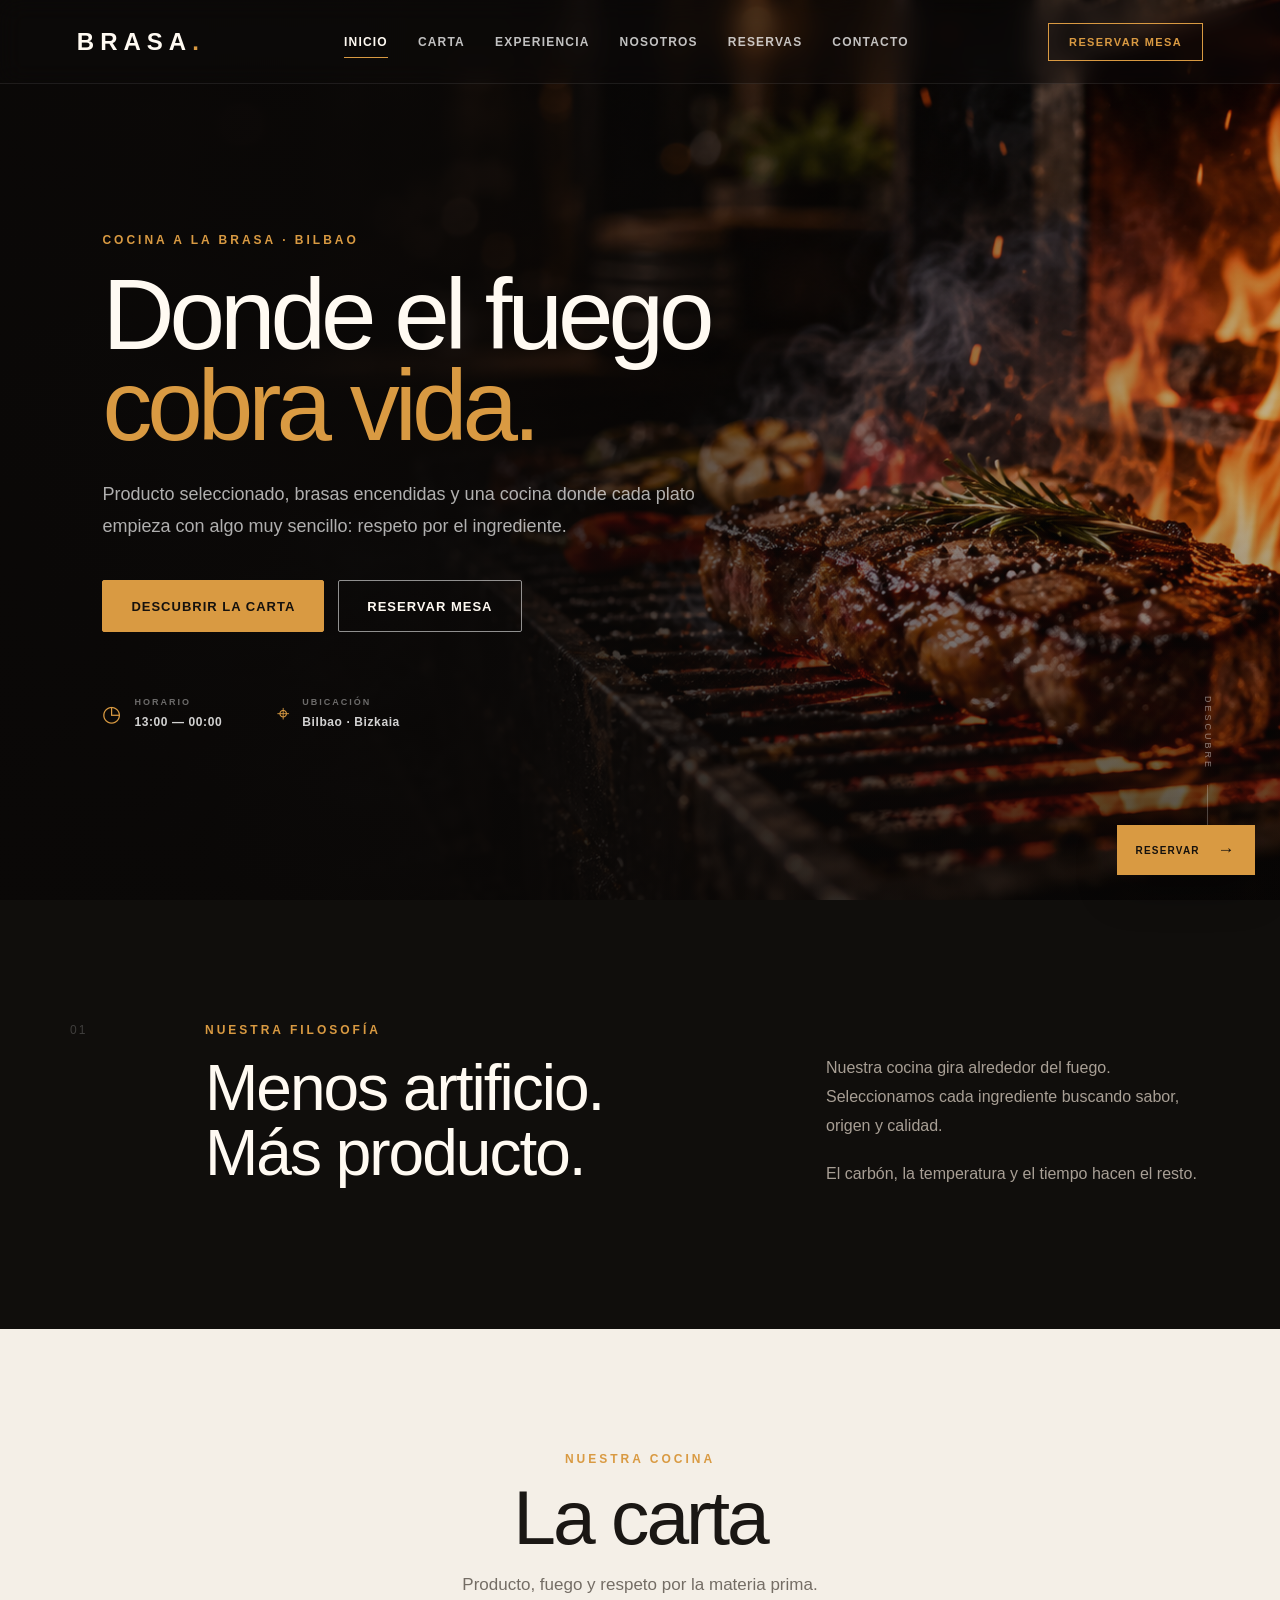
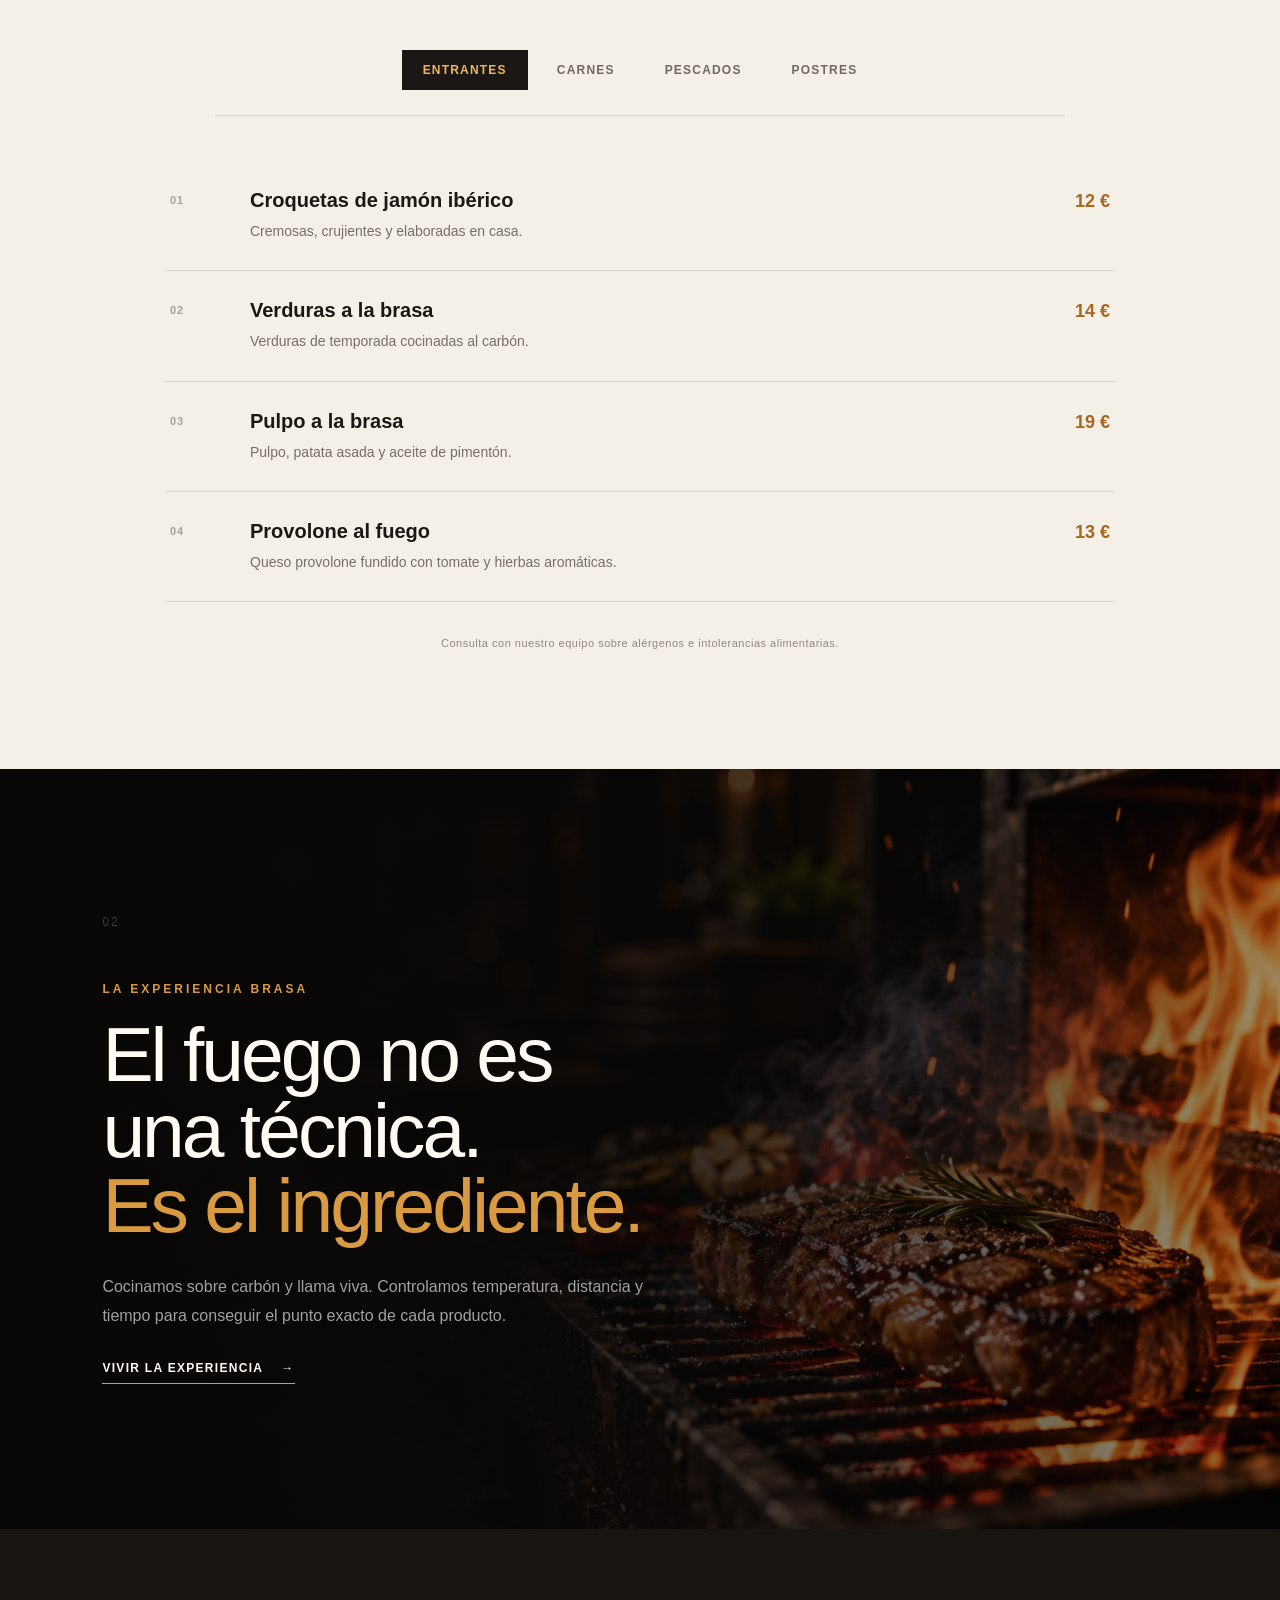
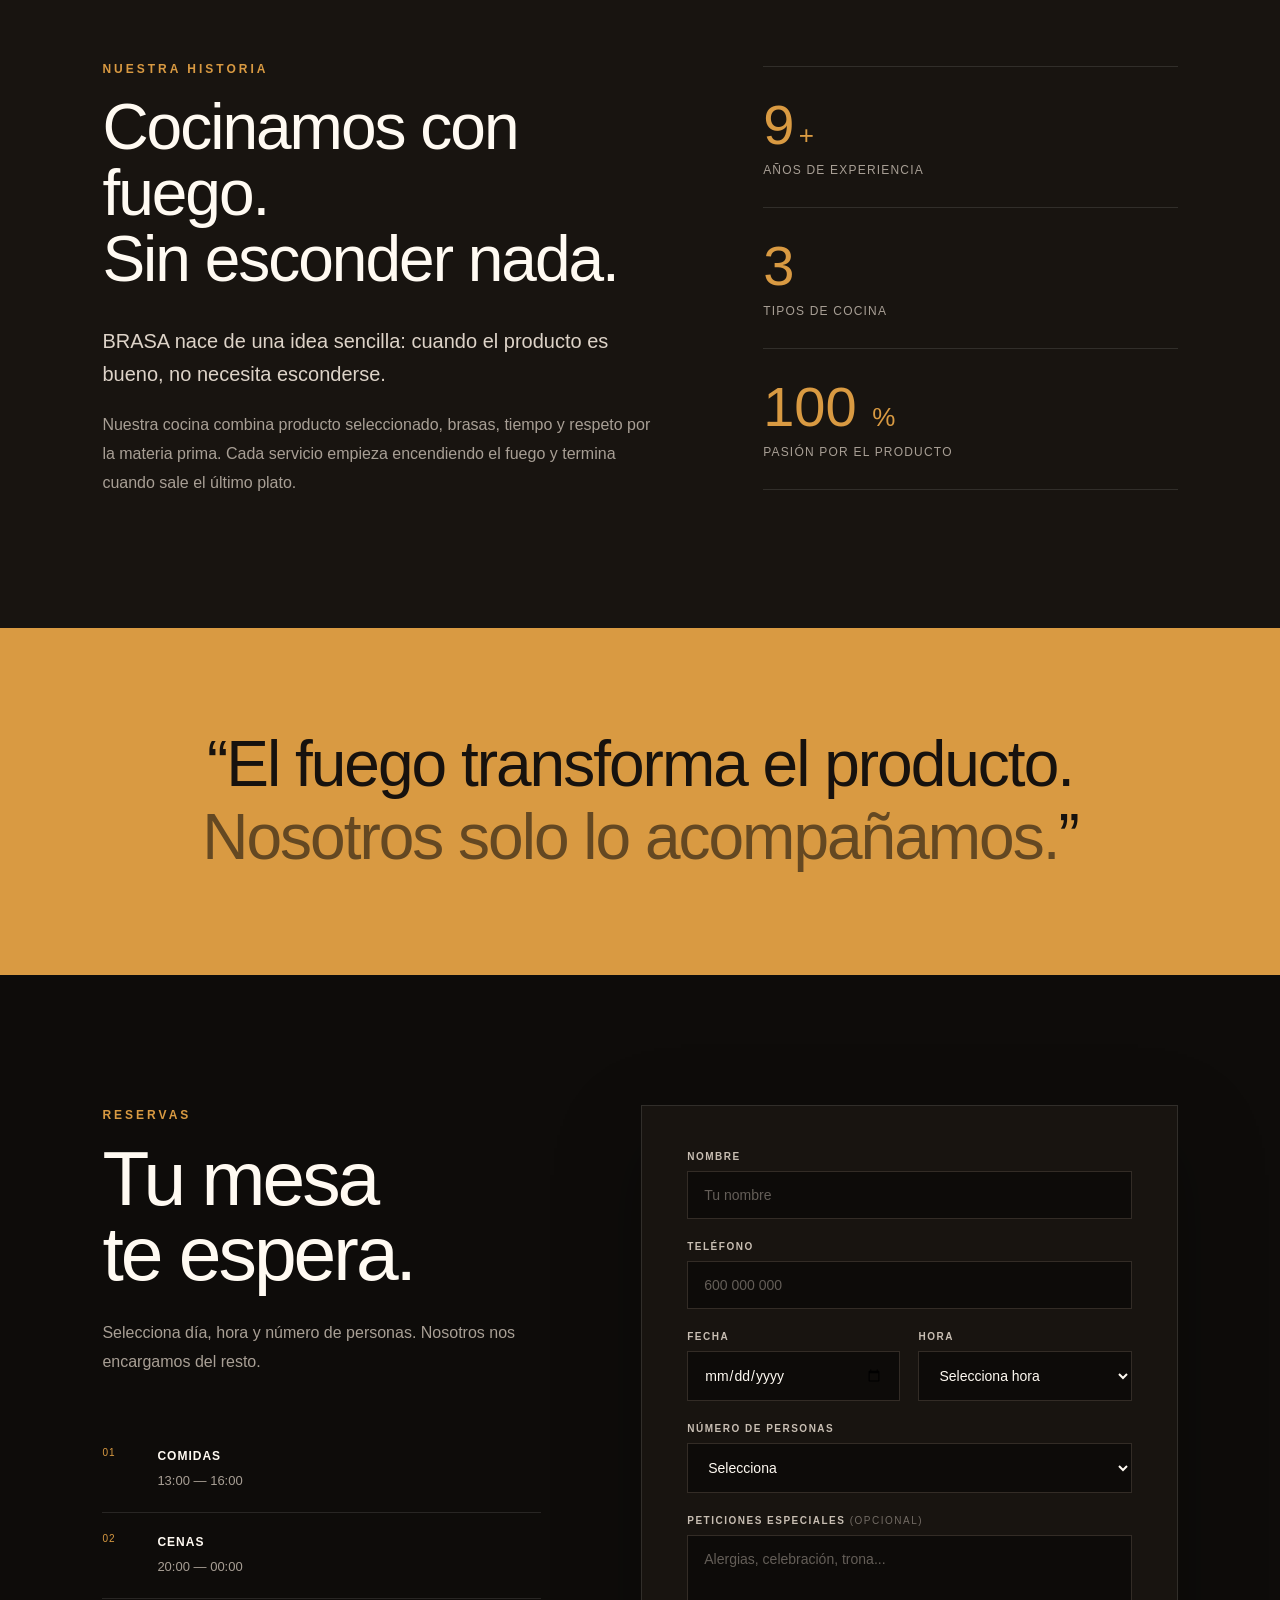
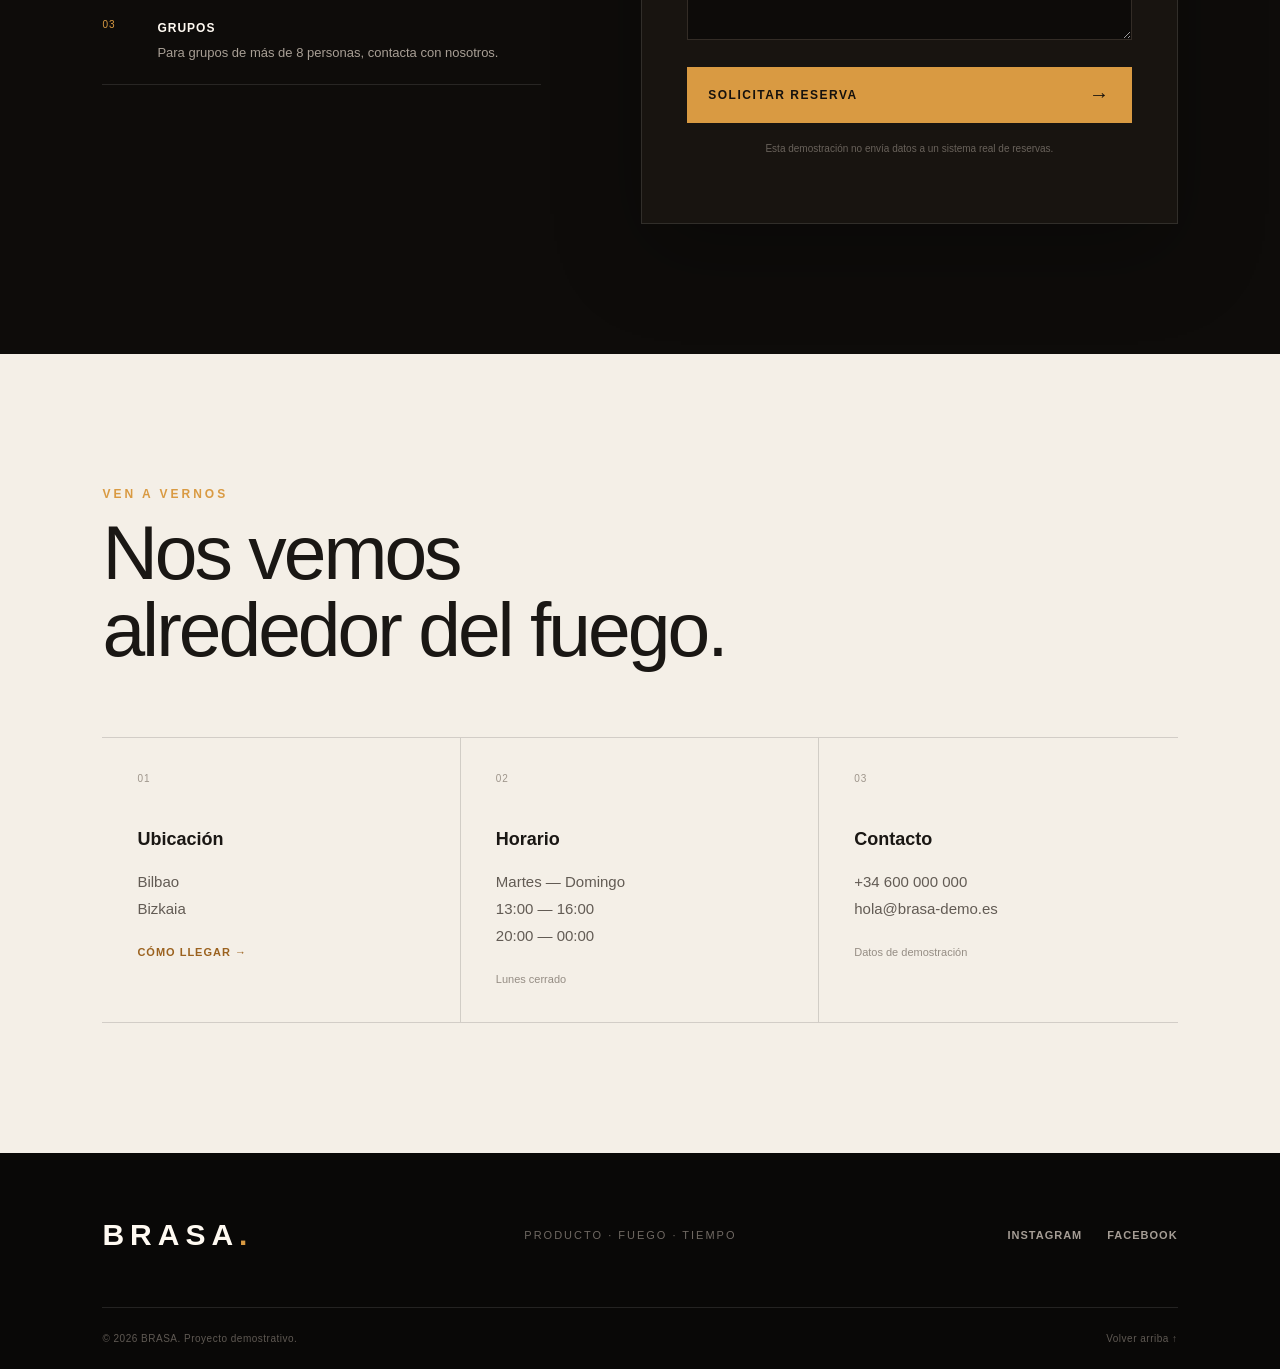
<file: index.html>
<!DOCTYPE html>
<html lang="es">

<head>
    <meta charset="UTF-8">
    <meta name="viewport" content="width=device-width, initial-scale=1.0">

    <meta
        name="description"
        content="BRASA, restaurante de cocina a la brasa en Bilbao. Producto, fuego y sabor."
    >

    <title>BRASA | Cocina al fuego en Bilbao</title>

    <link rel="stylesheet" href="style.css">
</head>


<body>

    <!-- =========================================
         CABECERA / NAVEGACIÓN
    ========================================== -->

    <header class="header" id="header">

        <a href="#inicio" class="logo">
            BRASA<span>.</span>
        </a>

        <nav class="nav" id="nav">

            <a href="#inicio" class="nav-link">Inicio</a>
            <a href="#carta" class="nav-link">Carta</a>
            <a href="#experiencia" class="nav-link">Experiencia</a>
            <a href="#nosotros" class="nav-link">Nosotros</a>
            <a href="#reservas" class="nav-link">Reservas</a>
            <a href="#contacto" class="nav-link">Contacto</a>

        </nav>

        <a href="#reservas" class="boton-header">
            Reservar mesa
        </a>

        <!-- MENÚ MÓVIL -->

        <button
            class="menu-hamburguesa"
            id="menu-hamburguesa"
            aria-label="Abrir menú"
            aria-expanded="false"
        >
            <span></span>
            <span></span>
            <span></span>
        </button>

    </header>



    <main>

        <!-- =========================================
             PORTADA
        ========================================== -->

        <section id="inicio" class="inicio">

            <div class="overlay-inicio"></div>

            <div class="contenido-inicio revelar">

                <span class="etiqueta">
                    COCINA A LA BRASA · BILBAO
                </span>

                <h1>
                    Donde el fuego<br>
                    <span>cobra vida.</span>
                </h1>

                <p class="texto-inicio">
                    Producto seleccionado, brasas encendidas y una cocina
                    donde cada plato empieza con algo muy sencillo:
                    respeto por el ingrediente.
                </p>

                <div class="botones-inicio">

                    <a href="#carta" class="boton">
                        Descubrir la carta
                    </a>

                    <a href="#reservas" class="boton-secundario">
                        Reservar mesa
                    </a>

                </div>


                <div class="info-inicio">

                    <div>
                        <span class="icono-info">◷</span>

                        <div>
                            <small>HORARIO</small>
                            <strong>13:00 — 00:00</strong>
                        </div>
                    </div>


                    <div>
                        <span class="icono-info">⌖</span>

                        <div>
                            <small>UBICACIÓN</small>
                            <strong>Bilbao · Bizkaia</strong>
                        </div>
                    </div>

                </div>

            </div>


            <a href="#carta" class="scroll-indicador">
                <span>DESCUBRE</span>
                <div class="linea-scroll"></div>
            </a>

        </section>



        <!-- =========================================
             INTRODUCCIÓN
        ========================================== -->

        <section class="introduccion">

            <div class="introduccion-numero revelar">
                <span>01</span>
            </div>

            <div class="introduccion-texto revelar">

                <span class="etiqueta">
                    NUESTRA FILOSOFÍA
                </span>

                <h2>
                    Menos artificio.<br>
                    Más producto.
                </h2>

            </div>

            <div class="introduccion-descripcion revelar">

                <p>
                    Nuestra cocina gira alrededor del fuego.
                    Seleccionamos cada ingrediente buscando sabor,
                    origen y calidad.
                </p>

                <p>
                    El carbón, la temperatura y el tiempo hacen el resto.
                </p>

            </div>

        </section>



        <!-- =========================================
             CARTA
        ========================================== -->

        <section id="carta" class="carta">

            <div class="cabecera-seccion revelar">

                <span class="etiqueta">
                    NUESTRA COCINA
                </span>

                <h2>La carta</h2>

                <p>
                    Producto, fuego y respeto por la materia prima.
                </p>

            </div>


            <!-- CATEGORÍAS -->

            <div class="categorias-carta revelar">

                <button
                    class="categoria activa"
                    data-categoria="entrantes"
                >
                    Entrantes
                </button>

                <button
                    class="categoria"
                    data-categoria="carnes"
                >
                    Carnes
                </button>

                <button
                    class="categoria"
                    data-categoria="pescados"
                >
                    Pescados
                </button>

                <button
                    class="categoria"
                    data-categoria="postres"
                >
                    Postres
                </button>

            </div>


            <!-- PLATOS DINÁMICOS -->

            <div
                class="lista-platos revelar"
                id="lista-platos"
            >

                <article class="plato">

                    <div class="numero-plato">
                        01
                    </div>

                    <div class="info-plato">

                        <div class="titulo-plato">
                            <h3>Croquetas de jamón ibérico</h3>
                            <span class="precio">12 €</span>
                        </div>

                        <p>
                            Cremosas, crujientes y elaboradas en casa.
                        </p>

                    </div>

                </article>


                <article class="plato">

                    <div class="numero-plato">
                        02
                    </div>

                    <div class="info-plato">

                        <div class="titulo-plato">
                            <h3>Verduras a la brasa</h3>
                            <span class="precio">14 €</span>
                        </div>

                        <p>
                            Verduras de temporada cocinadas al carbón.
                        </p>

                    </div>

                </article>


                <article class="plato">

                    <div class="numero-plato">
                        03
                    </div>

                    <div class="info-plato">

                        <div class="titulo-plato">
                            <h3>Pulpo a la brasa</h3>
                            <span class="precio">19 €</span>
                        </div>

                        <p>
                            Pulpo, patata asada y aceite de pimentón.
                        </p>

                    </div>

                </article>


                <article class="plato">

                    <div class="numero-plato">
                        04
                    </div>

                    <div class="info-plato">

                        <div class="titulo-plato">
                            <h3>Provolone al fuego</h3>
                            <span class="precio">13 €</span>
                        </div>

                        <p>
                            Queso provolone fundido con tomate
                            y hierbas aromáticas.
                        </p>

                    </div>

                </article>

            </div>


            <p class="nota-carta">
                Consulta con nuestro equipo sobre alérgenos
                e intolerancias alimentarias.
            </p>

        </section>



        <!-- =========================================
             EXPERIENCIA
        ========================================== -->

        <section
            id="experiencia"
            class="experiencia"
        >

            <div class="experiencia-fondo"></div>


            <div class="experiencia-contenido revelar">

                <span class="numero-seccion">
                    02
                </span>

                <span class="etiqueta">
                    LA EXPERIENCIA BRASA
                </span>

                <h2>
                    El fuego no es<br>
                    una técnica.<br>
                    <span>Es el ingrediente.</span>
                </h2>

                <p>
                    Cocinamos sobre carbón y llama viva.
                    Controlamos temperatura, distancia y tiempo
                    para conseguir el punto exacto de cada producto.
                </p>

                <a href="#reservas" class="enlace-flecha">
                    Vivir la experiencia
                    <span>→</span>
                </a>

            </div>

        </section>



        <!-- =========================================
             NOSOTROS
        ========================================== -->

        <section
            id="nosotros"
            class="nosotros"
        >

            <div class="nosotros-contenedor">


                <div class="nosotros-principal revelar">

                    <span class="etiqueta">
                        NUESTRA HISTORIA
                    </span>

                    <h2>
                        Cocinamos con fuego.<br>
                        Sin esconder nada.
                    </h2>

                    <p class="texto-destacado">
                        BRASA nace de una idea sencilla:
                        cuando el producto es bueno,
                        no necesita esconderse.
                    </p>

                    <p>
                        Nuestra cocina combina producto seleccionado,
                        brasas, tiempo y respeto por la materia prima.
                        Cada servicio empieza encendiendo el fuego
                        y termina cuando sale el último plato.
                    </p>

                </div>


                <div class="datos-restaurante revelar">

                    <div class="dato">

                        <strong
                            class="contador"
                            data-objetivo="10"
                        >
                            0
                        </strong>

                        <span>+</span>

                        <p>Años de experiencia</p>

                    </div>


                    <div class="dato">

                        <strong
                            class="contador"
                            data-objetivo="4"
                        >
                            0
                        </strong>

                        <span></span>

                        <p>Tipos de cocina</p>

                    </div>


                    <div class="dato">

                        <strong>
                            100
                        </strong>

                        <span>%</span>

                        <p>Pasión por el producto</p>

                    </div>

                </div>

            </div>

        </section>



        <!-- =========================================
             FRASE / SEPARADOR
        ========================================== -->

        <section class="frase">

            <p class="revelar">
                “El fuego transforma el producto.
                <span>Nosotros solo lo acompañamos.</span>”
            </p>

        </section>



        <!-- =========================================
             RESERVAS
        ========================================== -->

        <section
            id="reservas"
            class="reservas"
        >

            <div class="reservas-contenedor">


                <!-- INFORMACIÓN -->

                <div class="reservas-info revelar">

                    <span class="etiqueta">
                        RESERVAS
                    </span>

                    <h2>
                        Tu mesa<br>
                        te espera.
                    </h2>

                    <p>
                        Selecciona día, hora y número de personas.
                        Nosotros nos encargamos del resto.
                    </p>


                    <div class="detalle-reserva">

                        <div>
                            <span>01</span>

                            <p>
                                <strong>Comidas</strong>
                                13:00 — 16:00
                            </p>
                        </div>


                        <div>
                            <span>02</span>

                            <p>
                                <strong>Cenas</strong>
                                20:00 — 00:00
                            </p>
                        </div>


                        <div>
                            <span>03</span>

                            <p>
                                <strong>Grupos</strong>
                                Para grupos de más de 8 personas,
                                contacta con nosotros.
                            </p>
                        </div>

                    </div>

                </div>



                <!-- FORMULARIO -->

                <div class="caja-reserva revelar">

                    <form id="form-reserva">


                        <div class="grupo-formulario">

                            <label for="nombre">
                                Nombre
                            </label>

                            <input
                                type="text"
                                id="nombre"
                                name="nombre"
                                placeholder="Tu nombre"
                                autocomplete="name"
                                required
                            >

                        </div>


                        <div class="grupo-formulario">

                            <label for="telefono">
                                Teléfono
                            </label>

                            <input
                                type="tel"
                                id="telefono"
                                name="telefono"
                                placeholder="600 000 000"
                                autocomplete="tel"
                                required
                            >

                        </div>


                        <div class="fila-formulario">


                            <div class="grupo-formulario">

                                <label for="fecha">
                                    Fecha
                                </label>

                                <input
                                    type="date"
                                    id="fecha"
                                    name="fecha"
                                    required
                                >

                            </div>


                            <div class="grupo-formulario">

                                <label for="hora">
                                    Hora
                                </label>

                                <select
                                    id="hora"
                                    name="hora"
                                    required
                                >

                                    <option value="">
                                        Selecciona hora
                                    </option>

                                    <optgroup label="Comida">
                                        <option value="13:00">13:00</option>
                                        <option value="13:30">13:30</option>
                                        <option value="14:00">14:00</option>
                                        <option value="14:30">14:30</option>
                                        <option value="15:00">15:00</option>
                                        <option value="15:30">15:30</option>
                                    </optgroup>

                                    <optgroup label="Cena">
                                        <option value="20:00">20:00</option>
                                        <option value="20:30">20:30</option>
                                        <option value="21:00">21:00</option>
                                        <option value="21:30">21:30</option>
                                        <option value="22:00">22:00</option>
                                        <option value="22:30">22:30</option>
                                        <option value="23:00">23:00</option>
                                    </optgroup>

                                </select>

                            </div>

                        </div>


                        <div class="grupo-formulario">

                            <label for="personas">
                                Número de personas
                            </label>

                            <select
                                id="personas"
                                name="personas"
                                required
                            >

                                <option value="">
                                    Selecciona
                                </option>

                                <option value="1">1 persona</option>
                                <option value="2">2 personas</option>
                                <option value="3">3 personas</option>
                                <option value="4">4 personas</option>
                                <option value="5">5 personas</option>
                                <option value="6">6 personas</option>
                                <option value="7">7 personas</option>
                                <option value="8">8 personas</option>

                            </select>

                        </div>


                        <div class="grupo-formulario">

                            <label for="comentarios">
                                Peticiones especiales
                                <span>(opcional)</span>
                            </label>

                            <textarea
                                id="comentarios"
                                name="comentarios"
                                rows="4"
                                placeholder="Alergias, celebración, trona..."
                            ></textarea>

                        </div>


                        <button
                            type="submit"
                            class="boton-reserva"
                        >
                            <span>Solicitar reserva</span>
                            <span>→</span>
                        </button>


                        <p class="aviso-formulario">
                            Esta demostración no envía datos
                            a un sistema real de reservas.
                        </p>


                        <div
                            id="mensaje-reserva"
                            class="mensaje-reserva"
                            aria-live="polite"
                        ></div>

                    </form>

                </div>

            </div>

        </section>



        <!-- =========================================
             CONTACTO / HORARIOS
        ========================================== -->

        <section
            id="contacto"
            class="contacto"
        >

            <div class="cabecera-seccion revelar">

                <span class="etiqueta">
                    VEN A VERNOS
                </span>

                <h2>
                    Nos vemos<br>
                    alrededor del fuego.
                </h2>

            </div>


            <div class="contacto-grid">


                <div class="contacto-bloque revelar">

                    <span class="numero-contacto">
                        01
                    </span>

                    <h3>Ubicación</h3>

                    <p>
                        Bilbao<br>
                        Bizkaia
                    </p>

                    <a
                        href="#"
                        class="enlace-contacto"
                        id="enlace-mapa"
                    >
                        Cómo llegar →
                    </a>

                </div>


                <div class="contacto-bloque revelar">

                    <span class="numero-contacto">
                        02
                    </span>

                    <h3>Horario</h3>

                    <p>
                        Martes — Domingo<br>
                        13:00 — 16:00<br>
                        20:00 — 00:00
                    </p>

                    <small>
                        Lunes cerrado
                    </small>

                </div>


                <div class="contacto-bloque revelar">

                    <span class="numero-contacto">
                        03
                    </span>

                    <h3>Contacto</h3>

                    <p>
                        +34 600 000 000<br>
                        hola@brasa-demo.es
                    </p>

                    <small>
                        Datos de demostración
                    </small>

                </div>

            </div>

        </section>


    </main>



    <!-- =========================================
         FOOTER
    ========================================== -->

    <footer>

        <div class="footer-superior">

            <a
                href="#inicio"
                class="logo logo-footer"
            >
                BRASA<span>.</span>
            </a>

            <p>
                Producto · Fuego · Tiempo
            </p>

            <div class="redes">

                <a
                    href="#"
                    aria-label="Instagram"
                    class="enlace-demo"
                >
                    Instagram
                </a>

                <a
                    href="#"
                    aria-label="Facebook"
                    class="enlace-demo"
                >
                    Facebook
                </a>

            </div>

        </div>


        <div class="footer-inferior">

            <p>
                © <span id="anio"></span> BRASA.
                Proyecto demostrativo.
            </p>

            <a href="#inicio">
                Volver arriba ↑
            </a>

        </div>

    </footer>



    <!-- =========================================
         CONFIRMACIÓN DE RESERVA
    ========================================== -->

    <div
        class="modal"
        id="modal-reserva"
        aria-hidden="true"
    >

        <div class="modal-overlay"></div>

        <div
            class="modal-contenido"
            role="dialog"
            aria-modal="true"
            aria-labelledby="titulo-modal"
        >

            <button
                class="cerrar-modal"
                id="cerrar-modal"
                aria-label="Cerrar"
            >
                ×
            </button>

            <span class="icono-confirmacion">
                ✓
            </span>

            <span class="etiqueta">
                SOLICITUD RECIBIDA
            </span>

            <h2 id="titulo-modal">
                Gracias,
                <span id="nombre-confirmacion"></span>.
            </h2>

            <p>
                Hemos preparado el resumen de tu solicitud.
            </p>


            <div class="resumen-reserva">

                <div>
                    <small>FECHA</small>
                    <strong id="fecha-confirmacion">—</strong>
                </div>

                <div>
                    <small>HORA</small>
                    <strong id="hora-confirmacion">—</strong>
                </div>

                <div>
                    <small>PERSONAS</small>
                    <strong id="personas-confirmacion">—</strong>
                </div>

            </div>


            <p class="nota-modal">
                Proyecto de demostración: la solicitud
                no se almacena ni se envía a un restaurante real.
            </p>


            <button
                class="boton"
                id="aceptar-modal"
            >
                Entendido
            </button>

        </div>

    </div>



    <!-- =========================================
         BOTÓN FLOTANTE
    ========================================== -->

    <a
        href="#reservas"
        class="reserva-flotante"
        aria-label="Reservar mesa"
    >
        <span>Reservar</span>
        <span>→</span>
    </a>



    <!-- =========================================
         JAVASCRIPT
    ========================================== -->

    <script src="script.js"></script>

</body>

</html>
</file>
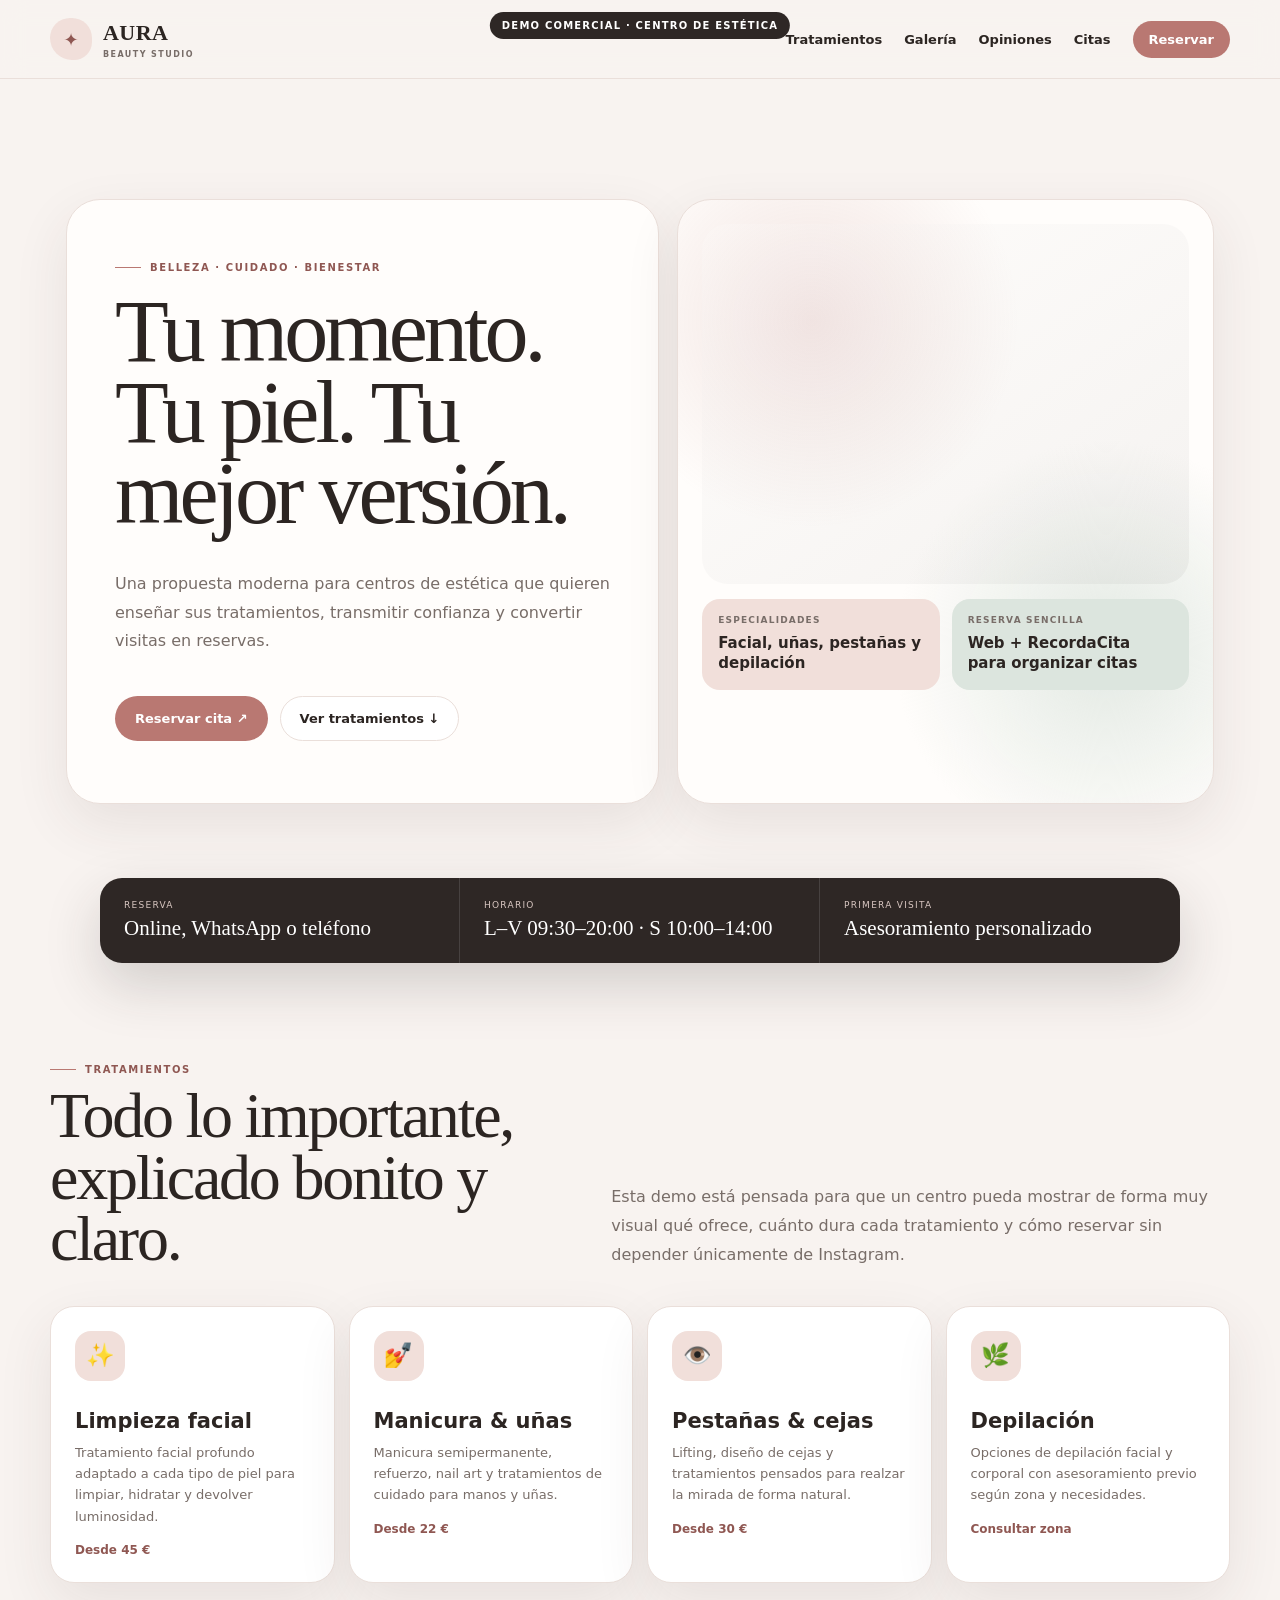
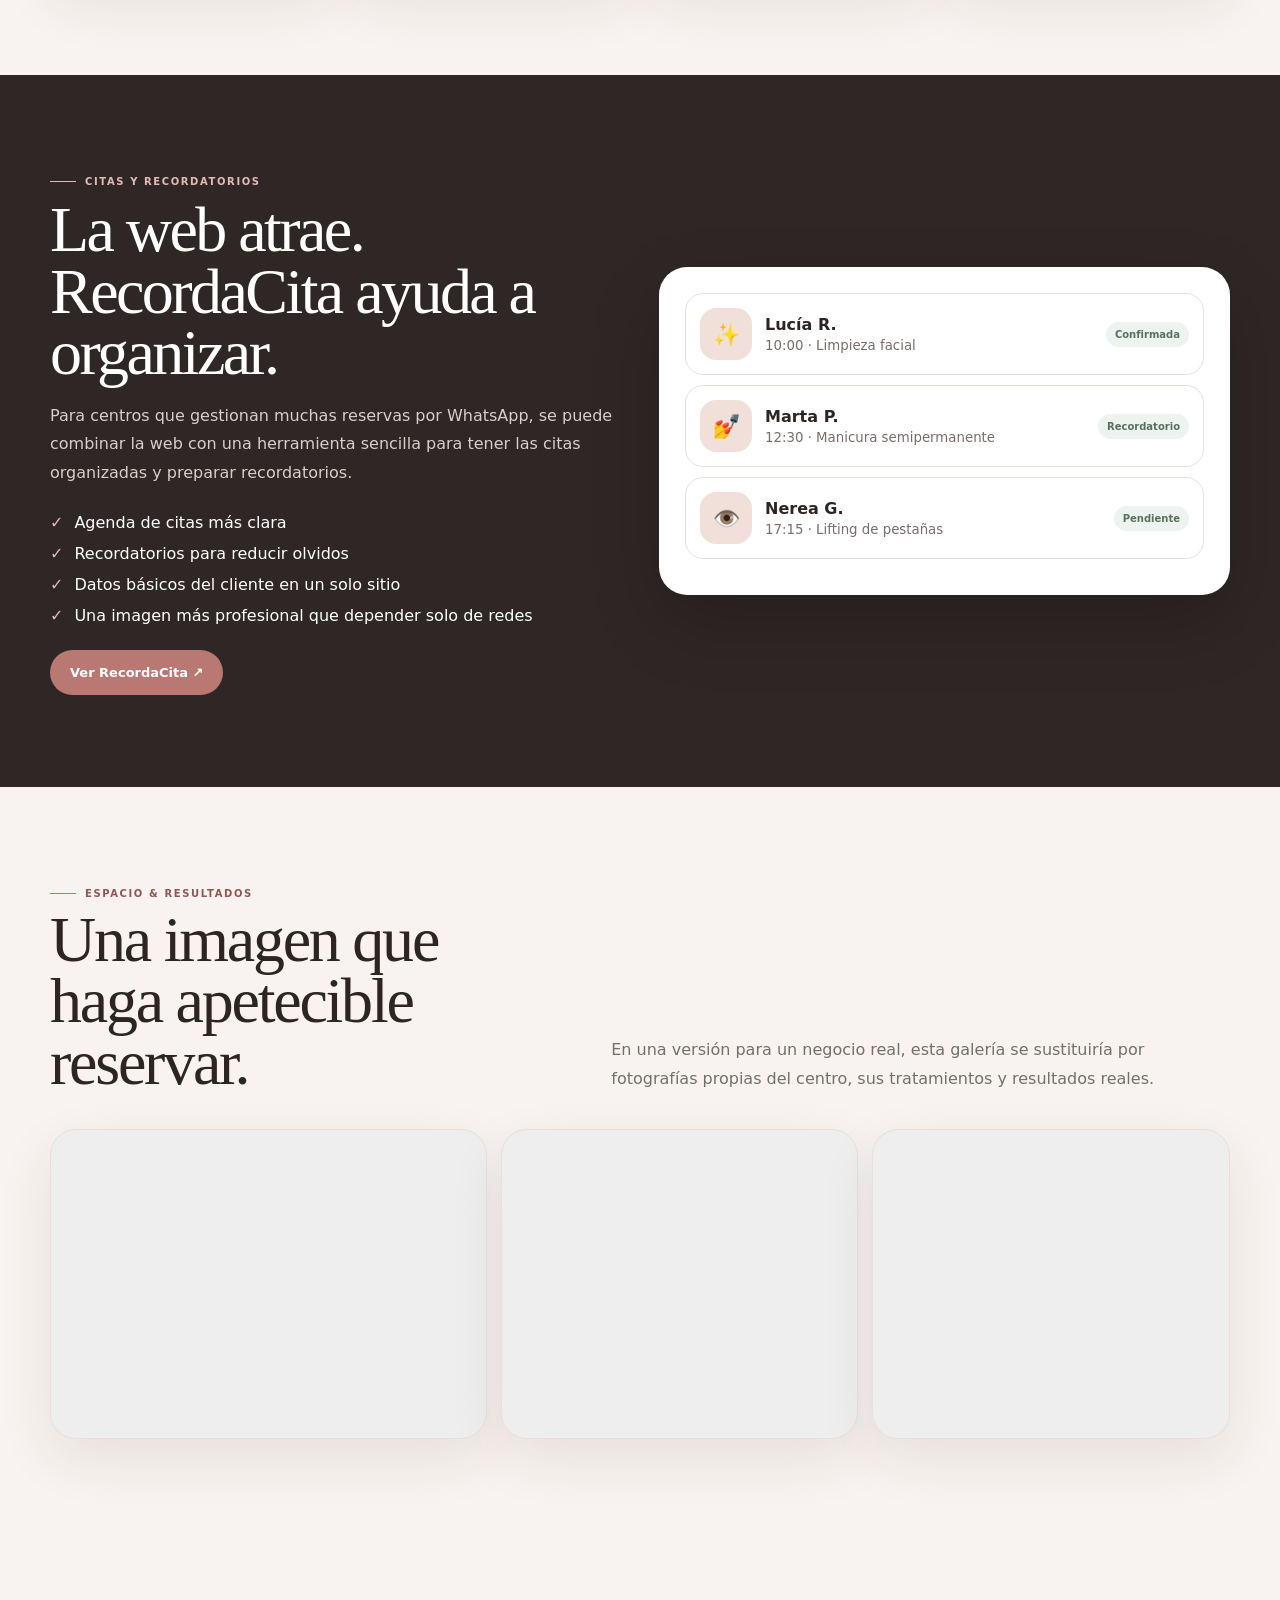
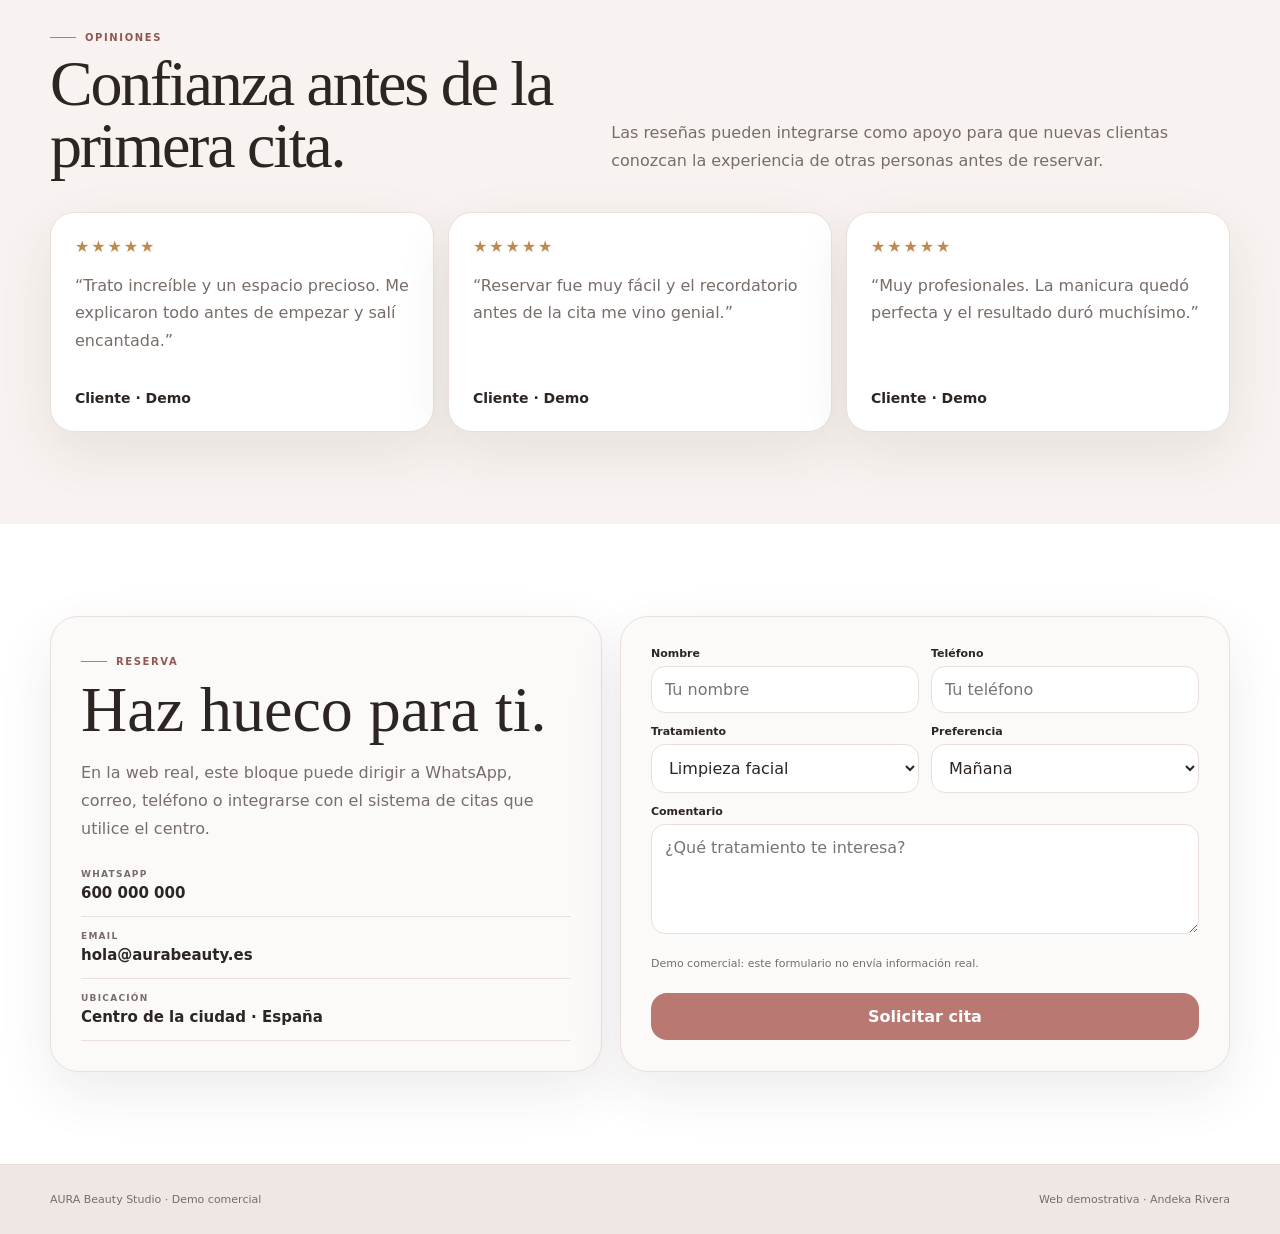
<file: estetica-demo/index.html>
<!DOCTYPE html>
<html lang="es">
<head>
<meta charset="UTF-8">
<meta name="viewport" content="width=device-width, initial-scale=1.0">
<meta name="description" content="Demo comercial para centro de estética: tratamientos, precios, equipo y reserva de citas.">
<title>AURA Beauty Studio | Estética y bienestar</title>
<style>
:root{
  --bg:#f8f3f0;
  --paper:#fffdfb;
  --ink:#2c2522;
  --muted:#786d68;
  --rose:#b97872;
  --rose-dark:#8f5752;
  --soft:#f1dfda;
  --sage:#dce5de;
  --line:#eadfda;
  --dark:#2e2725;
  --shadow:0 20px 55px rgba(72,48,41,.09);
}
*{box-sizing:border-box}
html{scroll-behavior:smooth}
body{margin:0;font-family:Inter,system-ui,-apple-system,BlinkMacSystemFont,"Segoe UI",sans-serif;background:var(--bg);color:var(--ink)}
a{text-decoration:none;color:inherit}
button,input,select,textarea{font:inherit}
.demo-pill{position:fixed;top:12px;left:50%;transform:translateX(-50%);z-index:999;background:#2e2725;color:white;padding:8px 12px;border-radius:999px;font-size:10px;font-weight:800;letter-spacing:.12em;text-transform:uppercase;white-space:nowrap}
header{position:sticky;top:0;z-index:100;background:rgba(248,243,240,.92);backdrop-filter:blur(12px);border-bottom:1px solid var(--line)}
.nav{width:min(1180px,calc(100% - 32px));height:78px;margin:auto;display:flex;align-items:center;justify-content:space-between;gap:24px}
.brand{display:flex;align-items:center;gap:11px;font-weight:900}
.brandmark{width:42px;height:42px;border-radius:50% 50% 45% 55%;display:grid;place-items:center;background:var(--soft);color:var(--rose-dark);font-size:18px}
.brandname{font-family:Georgia,serif;font-size:22px;letter-spacing:.02em}
.brandname small{display:block;font-family:Inter,system-ui,sans-serif;font-size:8px;letter-spacing:.18em;color:var(--muted);margin-top:4px}
.links{display:flex;align-items:center;gap:22px;font-size:13px;font-weight:700}
.links a:hover{color:var(--rose-dark)}
.book{padding:11px 16px;border-radius:999px;background:var(--rose);color:#fff}
.mobile-actions{display:none;align-items:center;gap:8px}
.mobile-book{padding:10px 12px;border-radius:999px;background:var(--rose);color:#fff;font-size:11px;font-weight:800}
.menu-btn{width:42px;height:42px;border:1px solid var(--line);border-radius:14px;background:#fff;color:var(--ink);font-size:20px}
.mobile-menu{display:none;position:absolute;top:78px;left:16px;right:16px;background:#fff;border:1px solid var(--line);border-radius:18px;box-shadow:var(--shadow);overflow:hidden}
.mobile-menu.open{display:grid}
.mobile-menu a{padding:15px 16px;border-bottom:1px solid var(--line);font-weight:800;font-size:14px}
.mobile-menu a:last-child{border:0}
.hero{width:min(1180px,calc(100% - 32px));margin:28px auto 0;display:grid;grid-template-columns:1.05fr .95fr;gap:18px}
.hero-copy,.hero-visual{border:1px solid var(--line);border-radius:34px;background:var(--paper);box-shadow:var(--shadow)}
.hero-copy{padding:62px 48px;display:flex;flex-direction:column;justify-content:center;min-height:560px}
.kicker{display:inline-flex;align-items:center;gap:9px;width:max-content;color:var(--rose-dark);font-size:10px;font-weight:900;letter-spacing:.16em;text-transform:uppercase}
.kicker:before{content:"";width:26px;height:1px;background:var(--rose)}
h1{font-family:Georgia,serif;font-size:clamp(52px,7vw,88px);font-weight:500;line-height:.92;letter-spacing:-.045em;margin:19px 0}
.hero-copy p{max-width:600px;color:var(--muted);font-size:16px;line-height:1.8}
.actions{display:flex;gap:12px;flex-wrap:wrap;margin-top:24px}
.btn{display:inline-flex;justify-content:center;align-items:center;padding:14px 19px;border-radius:999px;font-size:13px;font-weight:900;border:1px solid transparent}
.btn-main{background:var(--rose);color:#fff}
.btn-alt{background:#fff;border-color:var(--line)}
.hero-visual{padding:24px;position:relative;overflow:hidden;background:
radial-gradient(circle at 25% 20%,rgba(185,120,114,.20),transparent 33%),
radial-gradient(circle at 80% 75%,rgba(220,229,222,.80),transparent 34%),
#fffdfb}
.beauty-scene{min-height:360px;border-radius:26px;background:
linear-gradient(145deg,rgba(255,255,255,.18),rgba(46,39,37,.05)),
url("https://images.unsplash.com/photo-1570172619644-dfd03ed5d881?auto=format&fit=crop&w=1400&q=82") center/cover no-repeat}
.hero-note{display:grid;grid-template-columns:1fr 1fr;gap:12px;margin-top:15px}
.note{padding:16px;background:var(--soft);border-radius:18px}
.note:nth-child(2){background:var(--sage)}
.note small{display:block;font-size:9px;font-weight:900;letter-spacing:.13em;text-transform:uppercase;color:var(--muted)}
.note strong{display:block;margin-top:8px;font-size:15px;line-height:1.35}
.stats{width:min(1080px,calc(100% - 48px));margin:-18px auto 0;position:relative;z-index:2;background:var(--dark);color:#fff;border-radius:22px;display:grid;grid-template-columns:repeat(3,1fr);overflow:hidden;box-shadow:0 22px 55px rgba(46,39,37,.18)}
.stat{padding:22px 24px;border-right:1px solid rgba(255,255,255,.12)}
.stat:last-child{border:0}
.stat small{display:block;color:#d9c7c2;font-size:9px;letter-spacing:.14em;text-transform:uppercase}
.stat strong{display:block;font-family:Georgia,serif;font-size:21px;font-weight:500;margin-top:6px}
section{padding:92px 16px}
.wrap{width:min(1180px,100%);margin:auto}
.section-head{display:grid;grid-template-columns:.9fr 1.1fr;gap:55px;align-items:end;margin-bottom:36px}
.section-head h2{font-family:Georgia,serif;font-size:clamp(40px,5vw,68px);font-weight:500;line-height:.96;letter-spacing:-.035em;margin:10px 0 0}
.section-head p{color:var(--muted);line-height:1.8;margin:0;max-width:650px}
.services{display:grid;grid-template-columns:repeat(4,1fr);gap:14px}
.service{background:#fff;border:1px solid var(--line);border-radius:24px;padding:24px;box-shadow:var(--shadow);min-height:235px}
.service .icon{width:50px;height:50px;border-radius:16px;background:var(--soft);display:grid;place-items:center;font-size:23px}
.service h3{font-size:21px;margin:28px 0 9px}
.service p{font-size:13px;line-height:1.65;color:var(--muted);margin:0}
.price{display:inline-block;margin-top:16px;color:var(--rose-dark);font-size:12px;font-weight:900}
.highlight{background:var(--dark);color:#fff}
.highlight .kicker{color:#e5b9b4}
.highlight .kicker:before{background:#e5b9b4}
.app-grid{display:grid;grid-template-columns:1fr 1fr;gap:38px;align-items:center}
.highlight h2{font-family:Georgia,serif;font-size:clamp(42px,5vw,70px);font-weight:500;line-height:.96;letter-spacing:-.04em;margin:12px 0 18px}
.highlight p{color:#d9ceca;line-height:1.8}
.ticks{display:grid;gap:12px;margin:25px 0}
.tick{display:flex;gap:11px;align-items:flex-start}
.tick b{color:#e8b8b2}
.booking-card{background:#fff;color:var(--ink);padding:26px;border-radius:28px;box-shadow:0 28px 70px rgba(0,0,0,.2)}
.slot{display:grid;grid-template-columns:auto 1fr auto;align-items:center;gap:13px;border:1px solid var(--line);border-radius:18px;padding:14px;margin-bottom:10px}
.avatar{width:52px;height:52px;border-radius:16px;background:var(--soft);display:grid;place-items:center;font-size:22px}
.slot small{display:block;color:var(--muted);margin-top:4px}
.status{font-size:10px;font-weight:900;padding:7px 9px;border-radius:999px;background:#edf4ef;color:#58705e}
.gallery{display:grid;grid-template-columns:1.1fr .9fr .9fr;gap:14px}
.gallery-card{min-height:310px;border-radius:26px;border:1px solid var(--line);overflow:hidden;background:#eee center/cover no-repeat;box-shadow:var(--shadow)}
.gallery-card:nth-child(1){background-image:url("https://images.unsplash.com/photo-1560066984-138dadb4c035?auto=format&fit=crop&w=1200&q=82")}
.gallery-card:nth-child(2){background-image:url("https://images.unsplash.com/photo-1516975080664-ed2fc6a32937?auto=format&fit=crop&w=1200&q=82")}
.gallery-card:nth-child(3){background-image:url("https://images.unsplash.com/photo-1610992015732-2449b76344bc?auto=format&fit=crop&w=1200&q=82")}
.reviews{display:grid;grid-template-columns:repeat(3,1fr);gap:14px}
.review{background:#fff;border:1px solid var(--line);border-radius:24px;padding:24px;box-shadow:var(--shadow)}
.stars{color:#bd8a4f;letter-spacing:.12em}
.review p{color:var(--muted);line-height:1.7;min-height:100px}
.review strong{font-size:14px}
.contact{background:#fff}
.contact-grid{display:grid;grid-template-columns:.95fr 1.05fr;gap:18px}
.contact-card,.form-card{border:1px solid var(--line);border-radius:28px;padding:30px;background:#fcfaf9;box-shadow:var(--shadow)}
.contact-card h2{font-family:Georgia,serif;font-size:clamp(40px,5vw,64px);font-weight:500;line-height:.96;margin:12px 0 18px}
.contact-card p{color:var(--muted);line-height:1.75}
.info-list{display:grid;gap:14px;margin-top:26px}
.info{padding-bottom:14px;border-bottom:1px solid var(--line)}
.info small{display:block;color:var(--muted);font-size:9px;font-weight:900;letter-spacing:.14em;text-transform:uppercase}
.info strong{display:block;margin-top:5px;font-size:15px}
.form{display:grid;grid-template-columns:1fr 1fr;gap:12px}
.field{display:grid;gap:6px}
.field.full{grid-column:1/-1}
.field label{font-size:11px;font-weight:900}
.field input,.field select,.field textarea{width:100%;border:1px solid var(--line);border-radius:14px;padding:13px;background:#fff;color:var(--ink);outline:none}
.field textarea{min-height:110px;resize:vertical}
.note-form{grid-column:1/-1;font-size:11px;color:var(--muted)}
.submit{grid-column:1/-1;border:0;border-radius:16px;padding:14px;background:var(--rose);color:#fff;font-weight:900;cursor:pointer}
.toast{position:fixed;bottom:22px;left:50%;transform:translate(-50%,18px);opacity:0;pointer-events:none;background:var(--dark);color:#fff;padding:12px 16px;border-radius:12px;font-size:12px;font-weight:800;transition:.2s;z-index:1000}
.toast.show{opacity:1;transform:translate(-50%,0)}
footer{padding:28px 16px;background:#efe7e3;color:var(--muted);border-top:1px solid var(--line)}
.footer{width:min(1180px,100%);margin:auto;display:flex;justify-content:space-between;gap:20px;font-size:11px}
@media(max-width:920px){
  .links{display:none}.mobile-actions{display:flex}
  .hero,.section-head,.app-grid,.contact-grid{grid-template-columns:1fr}
  .services{grid-template-columns:1fr 1fr}
  .gallery{grid-template-columns:1fr 1fr}.gallery-card:first-child{grid-column:1/-1}
  .reviews{grid-template-columns:1fr}
  .stats{grid-template-columns:1fr;margin-top:16px}
  .stat{border-right:0;border-bottom:1px solid rgba(255,255,255,.12)}
  .stat:last-child{border-bottom:0}
}
@media(max-width:640px){
  .hero{width:calc(100% - 20px);margin-top:18px}.hero-copy{padding:42px 22px;min-height:auto}.hero-visual{padding:17px}
  h1{font-size:52px}.services,.gallery{grid-template-columns:1fr}.gallery-card:first-child{grid-column:auto}
  .hero-note{grid-template-columns:1fr}.form{grid-template-columns:1fr}.field.full,.note-form,.submit{grid-column:auto}
  section{padding:74px 16px}.footer{flex-direction:column}.actions .btn{width:100%}
}
</style>
</head>
<body>
<div class="demo-pill">Demo comercial · Centro de estética</div>

<header>
  <nav class="nav">
    <a class="brand" href="#inicio">
      <span class="brandmark">✦</span>
      <span class="brandname">AURA<small>BEAUTY STUDIO</small></span>
    </a>
    <div class="links">
      <a href="#tratamientos">Tratamientos</a>
      <a href="#resultados">Galería</a>
      <a href="#opiniones">Opiniones</a>
      <a href="#citas">Citas</a>
      <a class="book" href="#contacto">Reservar</a>
    </div>
    <div class="mobile-actions">
      <a class="mobile-book" href="#contacto">Reservar</a>
      <button class="menu-btn" id="menuBtn" aria-label="Abrir menú">☰</button>
    </div>
    <div class="mobile-menu" id="mobileMenu">
      <a href="#tratamientos">Tratamientos</a>
      <a href="#resultados">Galería</a>
      <a href="#opiniones">Opiniones</a>
      <a href="#citas">Citas</a>
      <a href="#contacto">Reservar cita</a>
    </div>
  </nav>
</header>

<main>
<section class="hero" id="inicio">
  <div class="hero-copy">
    <span class="kicker">Belleza · cuidado · bienestar</span>
    <h1>Tu momento. Tu piel. Tu mejor versión.</h1>
    <p>Una propuesta moderna para centros de estética que quieren enseñar sus tratamientos, transmitir confianza y convertir visitas en reservas.</p>
    <div class="actions">
      <a class="btn btn-main" href="#contacto">Reservar cita ↗</a>
      <a class="btn btn-alt" href="#tratamientos">Ver tratamientos ↓</a>
    </div>
  </div>

  <div class="hero-visual">
    <div class="beauty-scene"></div>
    <div class="hero-note">
      <div class="note"><small>Especialidades</small><strong>Facial, uñas, pestañas y depilación</strong></div>
      <div class="note"><small>Reserva sencilla</small><strong>Web + RecordaCita para organizar citas</strong></div>
    </div>
  </div>
</section>

<div class="stats">
  <div class="stat"><small>Reserva</small><strong>Online, WhatsApp o teléfono</strong></div>
  <div class="stat"><small>Horario</small><strong>L–V 09:30–20:00 · S 10:00–14:00</strong></div>
  <div class="stat"><small>Primera visita</small><strong>Asesoramiento personalizado</strong></div>
</div>

<section id="tratamientos">
  <div class="wrap">
    <div class="section-head">
      <div><span class="kicker">Tratamientos</span><h2>Todo lo importante, explicado bonito y claro.</h2></div>
      <p>Esta demo está pensada para que un centro pueda mostrar de forma muy visual qué ofrece, cuánto dura cada tratamiento y cómo reservar sin depender únicamente de Instagram.</p>
    </div>
    <div class="services">
      <article class="service"><div class="icon">✨</div><h3>Limpieza facial</h3><p>Tratamiento facial profundo adaptado a cada tipo de piel para limpiar, hidratar y devolver luminosidad.</p><span class="price">Desde 45 €</span></article>
      <article class="service"><div class="icon">💅</div><h3>Manicura & uñas</h3><p>Manicura semipermanente, refuerzo, nail art y tratamientos de cuidado para manos y uñas.</p><span class="price">Desde 22 €</span></article>
      <article class="service"><div class="icon">👁️</div><h3>Pestañas & cejas</h3><p>Lifting, diseño de cejas y tratamientos pensados para realzar la mirada de forma natural.</p><span class="price">Desde 30 €</span></article>
      <article class="service"><div class="icon">🌿</div><h3>Depilación</h3><p>Opciones de depilación facial y corporal con asesoramiento previo según zona y necesidades.</p><span class="price">Consultar zona</span></article>
    </div>
  </div>
</section>

<section class="highlight" id="citas">
  <div class="wrap app-grid">
    <div>
      <span class="kicker">Citas y recordatorios</span>
      <h2>La web atrae. RecordaCita ayuda a organizar.</h2>
      <p>Para centros que gestionan muchas reservas por WhatsApp, se puede combinar la web con una herramienta sencilla para tener las citas organizadas y preparar recordatorios.</p>
      <div class="ticks">
        <div class="tick"><b>✓</b><span>Agenda de citas más clara</span></div>
        <div class="tick"><b>✓</b><span>Recordatorios para reducir olvidos</span></div>
        <div class="tick"><b>✓</b><span>Datos básicos del cliente en un solo sitio</span></div>
        <div class="tick"><b>✓</b><span>Una imagen más profesional que depender solo de redes</span></div>
      </div>
      <a class="btn btn-main" href="https://andekarivera20-cpu.github.io/Recordar-cita/" target="_blank" rel="noopener">Ver RecordaCita ↗</a>
    </div>

    <div class="booking-card">
      <div class="slot"><div class="avatar">✨</div><div><strong>Lucía R.</strong><small>10:00 · Limpieza facial</small></div><span class="status">Confirmada</span></div>
      <div class="slot"><div class="avatar">💅</div><div><strong>Marta P.</strong><small>12:30 · Manicura semipermanente</small></div><span class="status">Recordatorio</span></div>
      <div class="slot"><div class="avatar">👁️</div><div><strong>Nerea G.</strong><small>17:15 · Lifting de pestañas</small></div><span class="status">Pendiente</span></div>
    </div>
  </div>
</section>

<section id="resultados">
  <div class="wrap">
    <div class="section-head">
      <div><span class="kicker">Espacio & resultados</span><h2>Una imagen que haga apetecible reservar.</h2></div>
      <p>En una versión para un negocio real, esta galería se sustituiría por fotografías propias del centro, sus tratamientos y resultados reales.</p>
    </div>
    <div class="gallery">
      <div class="gallery-card" role="img" aria-label="Tratamiento facial"></div>
      <div class="gallery-card" role="img" aria-label="Manicura"></div>
      <div class="gallery-card" role="img" aria-label="Cuidado de pestañas"></div>
    </div>
  </div>
</section>

<section id="opiniones">
  <div class="wrap">
    <div class="section-head">
      <div><span class="kicker">Opiniones</span><h2>Confianza antes de la primera cita.</h2></div>
      <p>Las reseñas pueden integrarse como apoyo para que nuevas clientas conozcan la experiencia de otras personas antes de reservar.</p>
    </div>
    <div class="reviews">
      <article class="review"><div class="stars">★★★★★</div><p>“Trato increíble y un espacio precioso. Me explicaron todo antes de empezar y salí encantada.”</p><strong>Cliente · Demo</strong></article>
      <article class="review"><div class="stars">★★★★★</div><p>“Reservar fue muy fácil y el recordatorio antes de la cita me vino genial.”</p><strong>Cliente · Demo</strong></article>
      <article class="review"><div class="stars">★★★★★</div><p>“Muy profesionales. La manicura quedó perfecta y el resultado duró muchísimo.”</p><strong>Cliente · Demo</strong></article>
    </div>
  </div>
</section>

<section class="contact" id="contacto">
  <div class="wrap contact-grid">
    <div class="contact-card">
      <span class="kicker">Reserva</span>
      <h2>Haz hueco para ti.</h2>
      <p>En la web real, este bloque puede dirigir a WhatsApp, correo, teléfono o integrarse con el sistema de citas que utilice el centro.</p>
      <div class="info-list">
        <div class="info"><small>WhatsApp</small><strong>600 000 000</strong></div>
        <div class="info"><small>Email</small><strong>hola@aurabeauty.es</strong></div>
        <div class="info"><small>Ubicación</small><strong>Centro de la ciudad · España</strong></div>
      </div>
    </div>

    <div class="form-card">
      <form class="form" id="demoForm">
        <div class="field"><label>Nombre</label><input required placeholder="Tu nombre"></div>
        <div class="field"><label>Teléfono</label><input required placeholder="Tu teléfono"></div>
        <div class="field"><label>Tratamiento</label><select><option>Limpieza facial</option><option>Manicura / uñas</option><option>Pestañas / cejas</option><option>Depilación</option></select></div>
        <div class="field"><label>Preferencia</label><select><option>Mañana</option><option>Tarde</option><option>Indiferente</option></select></div>
        <div class="field full"><label>Comentario</label><textarea placeholder="¿Qué tratamiento te interesa?"></textarea></div>
        <p class="note-form">Demo comercial: este formulario no envía información real.</p>
        <button class="submit" type="submit">Solicitar cita</button>
      </form>
    </div>
  </div>
</section>
</main>

<footer>
  <div class="footer">
    <span>AURA Beauty Studio · Demo comercial</span>
    <span>Web demostrativa · Andeka Rivera</span>
  </div>
</footer>

<div class="toast" id="toast" aria-live="polite">Demo: la solicitud no se ha enviado.</div>

<script>
const btn=document.getElementById("menuBtn");
const menu=document.getElementById("mobileMenu");
if(btn&&menu){
  btn.addEventListener("click",()=>{
    const open=menu.classList.toggle("open");
    btn.textContent=open?"×":"☰";
  });
  menu.querySelectorAll("a").forEach(a=>a.addEventListener("click",()=>{
    menu.classList.remove("open");
    btn.textContent="☰";
  }));
}
const form=document.getElementById("demoForm");
const toast=document.getElementById("toast");
if(form&&toast){
  form.addEventListener("submit",e=>{
    e.preventDefault();
    toast.classList.add("show");
    setTimeout(()=>toast.classList.remove("show"),2200);
  });
}
</script>
</body>
</html>
</file>
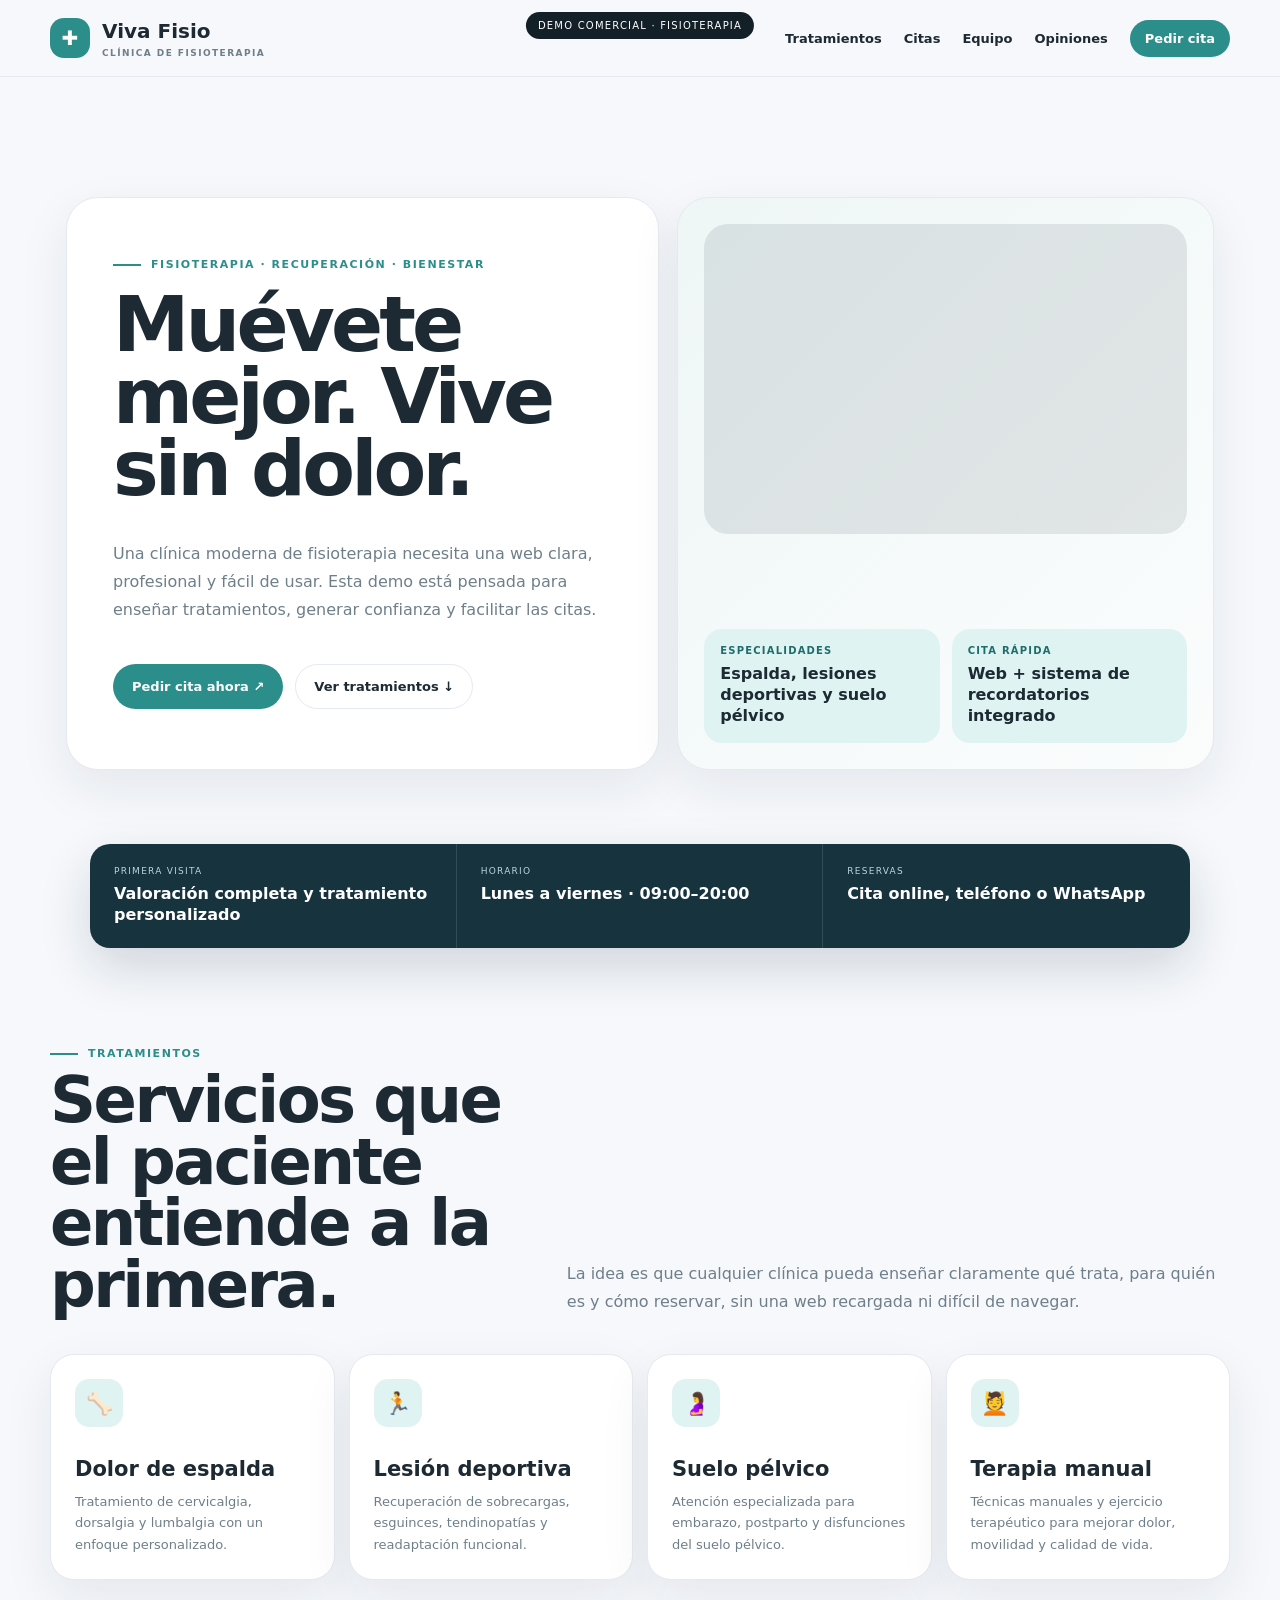
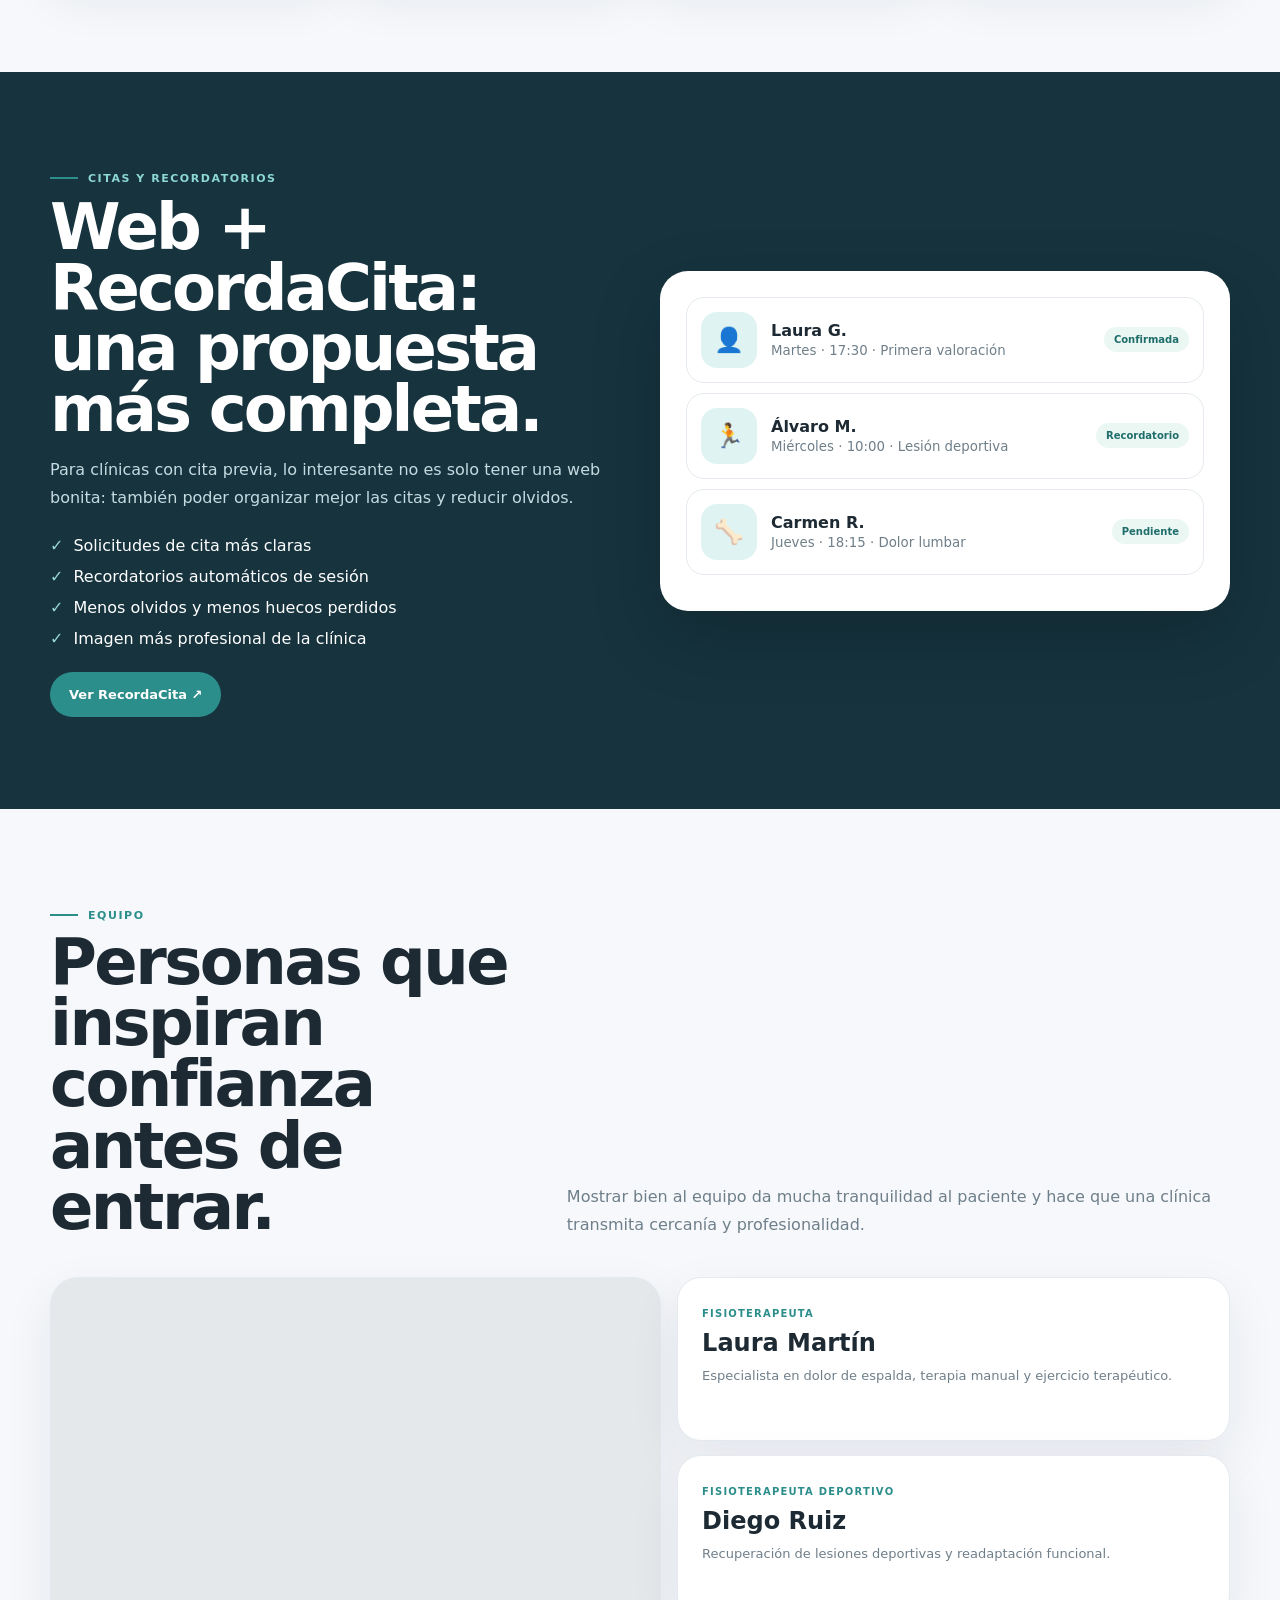
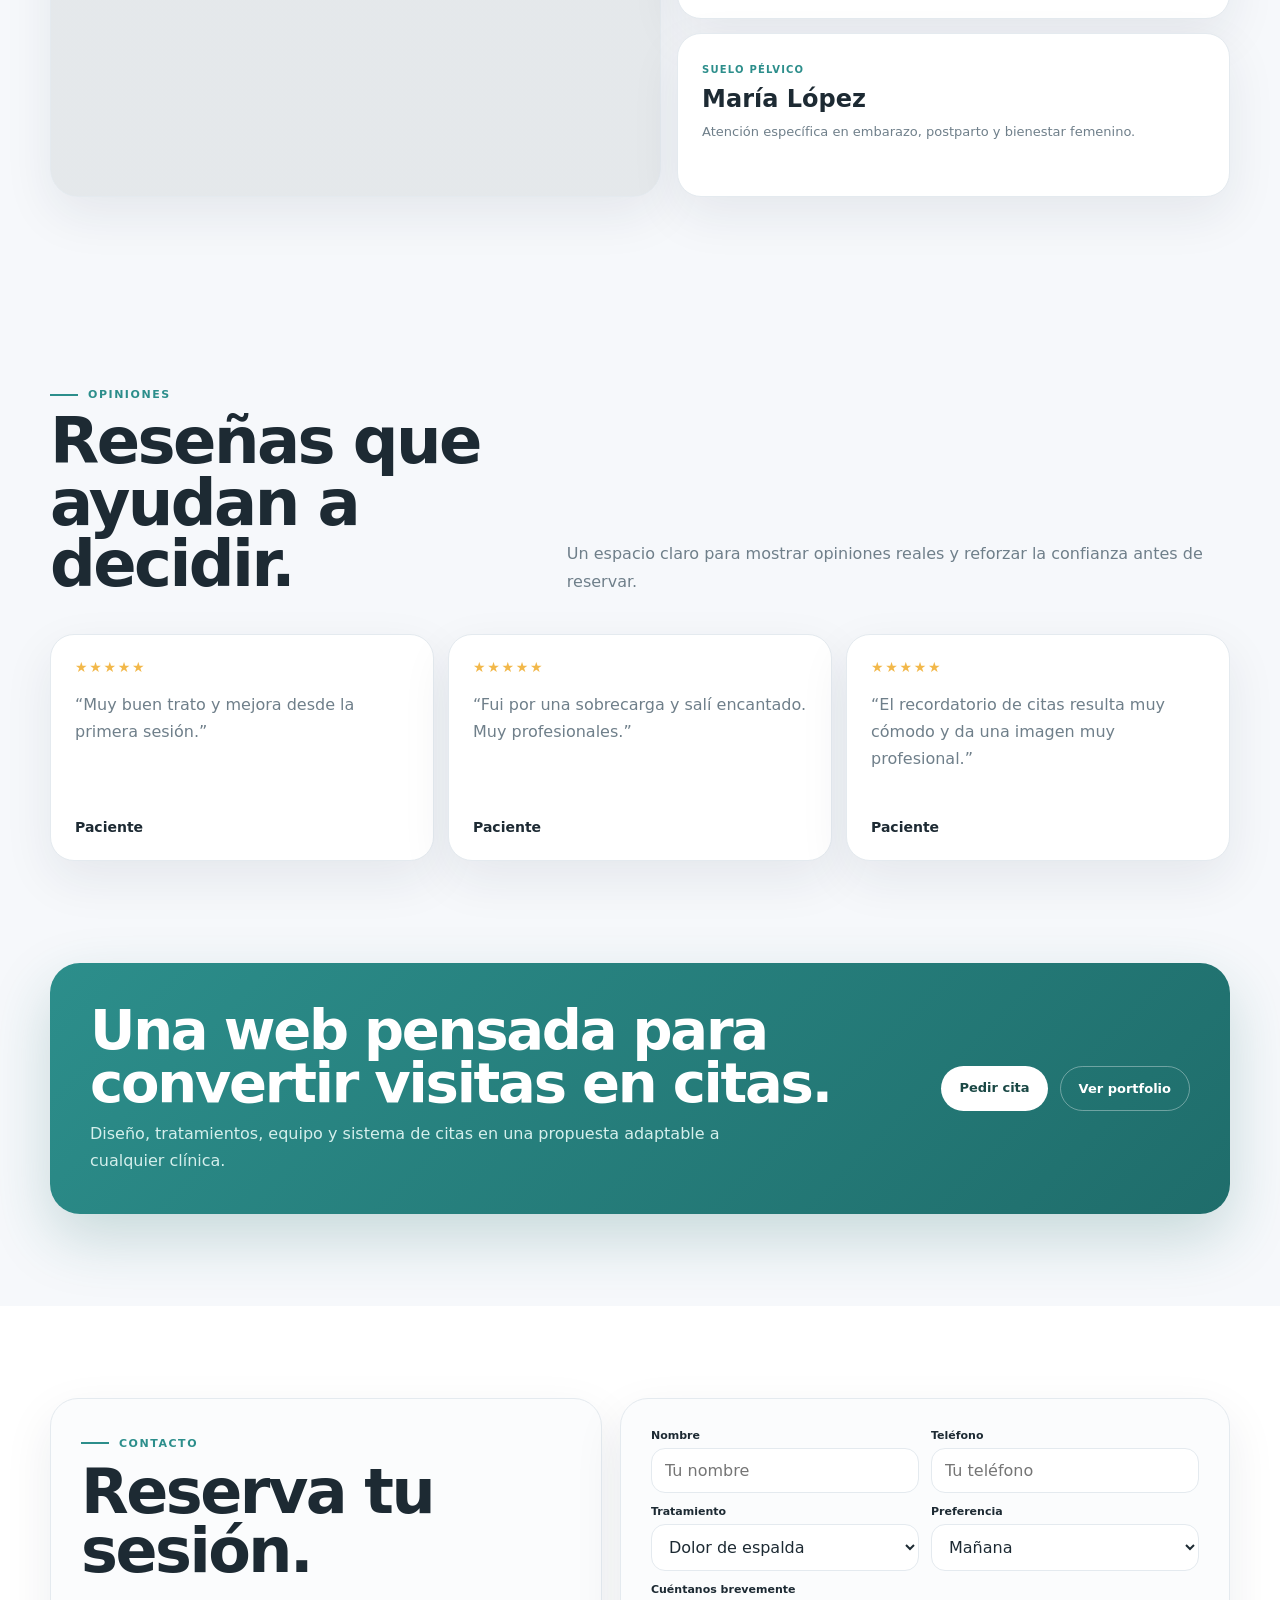
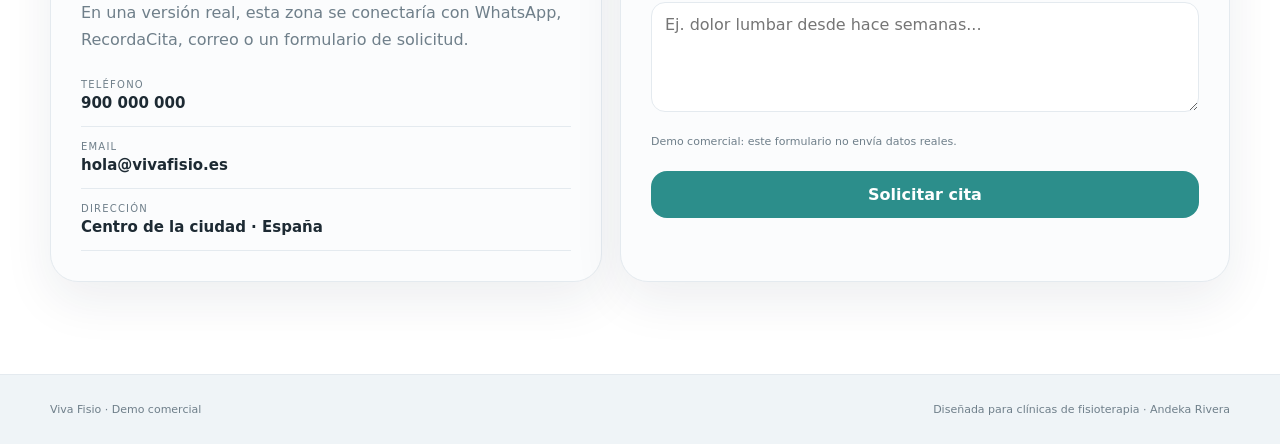
<file: fisioterapia-demo/index.html>
<!DOCTYPE html>
<html lang="es">
<head>
<meta charset="UTF-8">
<meta name="viewport" content="width=device-width, initial-scale=1.0">
<meta name="description" content="Demo de clínica de fisioterapia moderna con tratamientos, equipo, contacto y sistema de citas.">
<title>Viva Fisio | Clínica de Fisioterapia</title>
<style>
:root{
  --bg:#f6f8fb;--card:#ffffff;--text:#1d2a33;--muted:#6f7f8a;
  --primary:#2c8e8b;--primary-dark:#1f6d6b;--accent:#dff4f2;
  --line:#e4eaef;--shadow:0 18px 50px rgba(20,40,60,.08)
}
*{box-sizing:border-box} html{scroll-behavior:smooth}
body{margin:0;font-family:Inter,system-ui,-apple-system,BlinkMacSystemFont,"Segoe UI",sans-serif;background:var(--bg);color:var(--text)}
a{text-decoration:none;color:inherit} button,input,textarea,select{font:inherit}
.demo-badge{position:fixed;top:12px;left:50%;transform:translateX(-50%);z-index:1000;background:#132028;color:#fff;padding:8px 12px;border-radius:999px;font-size:10px;letter-spacing:.12em;text-transform:uppercase}
.header{position:sticky;top:0;z-index:100;background:rgba(246,248,251,.92);backdrop-filter:blur(10px);border-bottom:1px solid var(--line)}
.nav{width:min(1180px,calc(100% - 32px));margin:auto;height:76px;display:flex;align-items:center;justify-content:space-between;gap:24px}
.brand{display:flex;align-items:center;gap:12px;font-weight:900}.brand-mark{width:40px;height:40px;border-radius:14px;display:grid;place-items:center;background:var(--primary);color:#fff;font-size:20px}.brand-text{font-size:20px}.brand-text small{display:block;margin-top:5px;font-size:9px;letter-spacing:.16em;color:var(--muted);font-weight:800}
.nav-links{display:flex;align-items:center;gap:22px;font-size:13px;font-weight:700}.nav-links a:hover{color:var(--primary)}.nav-cta{padding:11px 15px;background:var(--primary);color:#fff;border-radius:999px}
.mobile-actions{display:none;align-items:center;gap:8px}.mobile-book{padding:10px 12px;border-radius:999px;background:var(--primary);color:#fff;font-size:11px;font-weight:800}.mobile-toggle{width:40px;height:40px;border-radius:12px;border:1px solid var(--line);background:#fff;font-size:20px;color:var(--text);cursor:pointer}
.mobile-menu{display:none;position:absolute;left:16px;right:16px;top:76px;background:#fff;border:1px solid var(--line);border-radius:18px;box-shadow:var(--shadow);overflow:hidden}.mobile-menu.open{display:grid}.mobile-menu a{padding:15px 16px;border-bottom:1px solid var(--line);font-size:14px;font-weight:800}.mobile-menu a:last-child{border-bottom:0}

.hero{width:min(1180px,calc(100% - 32px));margin:28px auto 0;display:grid;grid-template-columns:1.05fr .95fr;gap:18px;align-items:stretch}
.hero-copy,.hero-card{background:var(--card);border:1px solid var(--line);border-radius:32px;box-shadow:var(--shadow)}
.hero-copy{padding:60px 46px;display:flex;flex-direction:column;justify-content:center}
.eyebrow{display:inline-flex;align-items:center;gap:10px;color:var(--primary);font-size:11px;font-weight:900;letter-spacing:.14em;text-transform:uppercase;width:max-content}.eyebrow:before{content:"";width:28px;height:2px;background:var(--primary)}
h1{margin:18px 0;font-size:clamp(46px,6vw,84px);line-height:.94;letter-spacing:-.05em}.hero-copy p{max-width:620px;color:var(--muted);line-height:1.75;font-size:16px}.hero-actions{display:flex;gap:12px;flex-wrap:wrap;margin-top:24px}
.btn{display:inline-flex;align-items:center;justify-content:center;gap:8px;padding:14px 18px;border-radius:999px;font-size:13px;font-weight:900;border:1px solid transparent}.btn-primary{background:var(--primary);color:#fff}.btn-secondary{background:#fff;border-color:var(--line)}
.hero-card{padding:26px;display:flex;flex-direction:column;justify-content:space-between;min-height:540px;background:linear-gradient(135deg,rgba(44,142,139,.08),rgba(44,142,139,.02)),#fff}
.hero-image{border-radius:24px;min-height:310px;background:linear-gradient(rgba(20,40,50,.10),rgba(20,40,50,.10)),url("https://images.unsplash.com/photo-1519823551278-64ac92734fb1?auto=format&fit=crop&w=1400&q=80") center/cover no-repeat}
.hero-info{display:grid;grid-template-columns:1fr 1fr;gap:12px;margin-top:16px}.mini{background:var(--accent);border-radius:18px;padding:16px}.mini small{display:block;font-size:10px;text-transform:uppercase;letter-spacing:.12em;color:var(--primary-dark);font-weight:900}.mini strong{display:block;margin-top:8px;font-size:16px;line-height:1.3}

.quick{width:min(1100px,calc(100% - 52px));margin:-18px auto 0;position:relative;z-index:2;background:#16333e;color:#fff;border-radius:20px;overflow:hidden;display:grid;grid-template-columns:repeat(3,1fr);box-shadow:0 20px 50px rgba(20,40,60,.16)}
.quick div{padding:22px 24px;border-right:1px solid rgba(255,255,255,.12)}.quick div:last-child{border-right:0}.quick small{display:block;color:#b9d6dd;font-size:9px;text-transform:uppercase;letter-spacing:.14em}.quick strong{display:block;margin-top:7px;font-size:16px;line-height:1.35}

section{padding:92px 16px}.wrap{width:min(1180px,100%);margin:auto}.section-head{display:grid;grid-template-columns:.82fr 1.18fr;gap:56px;align-items:end;margin-bottom:38px}.section-head h2{margin:10px 0 0;font-size:clamp(36px,5vw,66px);line-height:.96;letter-spacing:-.04em}.section-head p{margin:0;color:var(--muted);line-height:1.75;max-width:650px}
.services-grid{display:grid;grid-template-columns:repeat(4,1fr);gap:14px}.service{background:#fff;border:1px solid var(--line);border-radius:24px;padding:24px;min-height:220px;box-shadow:var(--shadow);transition:.2s ease}.service:hover{transform:translateY(-4px)}.service-icon{width:48px;height:48px;border-radius:14px;background:var(--accent);display:grid;place-items:center;font-size:22px}.service h3{margin:30px 0 10px;font-size:21px}.service p{margin:0;color:var(--muted);font-size:13px;line-height:1.65}

.appointments{background:#16333e;color:#fff}.appointments .grid{display:grid;grid-template-columns:1fr 1fr;gap:40px;align-items:center}.appointments h2{margin:12px 0 16px;font-size:clamp(40px,5vw,68px);line-height:.95;letter-spacing:-.045em}.appointments p{color:#c5dbe1;line-height:1.75}.appointments-list{display:grid;gap:12px;margin:24px 0}.appointments-list div{display:flex;gap:10px;align-items:flex-start}.appointments-list b{color:#9ad8d2}
.app-card{background:#fff;color:var(--text);border-radius:28px;padding:26px;box-shadow:0 26px 70px rgba(0,0,0,.18)}.appt-row{display:grid;grid-template-columns:auto 1fr auto;gap:14px;align-items:center;padding:14px;border:1px solid var(--line);border-radius:18px;margin-bottom:10px}.appt-avatar{width:56px;height:56px;border-radius:16px;background:var(--accent);display:grid;place-items:center;font-size:24px}.appt-row small{color:var(--muted);display:block;margin-top:3px}.appt-status{padding:7px 10px;border-radius:999px;background:#eaf7f3;color:var(--primary-dark);font-size:10px;font-weight:900}

.team-grid{display:grid;grid-template-columns:1.05fr .95fr;gap:16px}.team-photo{min-height:520px;border-radius:28px;overflow:hidden;background:linear-gradient(rgba(20,40,50,.08),rgba(20,40,50,.08)),url("https://images.unsplash.com/photo-1576091160399-112ba8d25d1f?auto=format&fit=crop&w=1400&q=80") center/cover no-repeat;box-shadow:var(--shadow);border:1px solid var(--line)}.team-info{display:grid;gap:14px}.team-card{background:#fff;border:1px solid var(--line);border-radius:24px;padding:24px;box-shadow:var(--shadow)}.team-card span{color:var(--primary);font-size:10px;letter-spacing:.12em;text-transform:uppercase;font-weight:900}.team-card h3{margin:8px 0;font-size:24px}.team-card p{margin:0;color:var(--muted);line-height:1.65;font-size:13px}

.reviews-grid{display:grid;grid-template-columns:repeat(3,1fr);gap:14px}.review{background:#fff;border:1px solid var(--line);border-radius:24px;padding:24px;box-shadow:var(--shadow)}.stars{color:#f2b84a;letter-spacing:.12em;font-size:14px}.review p{color:var(--muted);line-height:1.7;min-height:110px}.review strong{font-size:14px}

.cta{padding-top:10px}.cta-box{width:min(1180px,calc(100% - 32px));margin:auto;background:linear-gradient(135deg,#2c8e8b,#1f6d6b);color:#fff;border-radius:30px;padding:40px;display:flex;justify-content:space-between;gap:30px;align-items:center;box-shadow:0 24px 60px rgba(31,109,107,.22)}.cta-box h2{margin:0;font-size:clamp(34px,5vw,56px);line-height:.96;letter-spacing:-.04em}.cta-box p{margin:10px 0 0;color:#d5efec;line-height:1.7;max-width:650px}.cta-actions{flex:0 0 auto;display:flex;gap:12px;flex-wrap:wrap}.cta-actions a{padding:14px 18px;border-radius:999px;font-weight:900;font-size:13px;background:#fff;color:#194744}.cta-actions a.secondary{background:transparent;color:#fff;border:1px solid rgba(255,255,255,.35)}

.contact{background:#fff}.contact-grid{display:grid;grid-template-columns:.95fr 1.05fr;gap:18px}.contact-card,.form-card{border:1px solid var(--line);border-radius:28px;padding:30px;background:#fbfcfd;box-shadow:var(--shadow)}.contact-card h2{margin:12px 0 18px;font-size:clamp(36px,5vw,62px);line-height:.96;letter-spacing:-.04em}.contact-card p{color:var(--muted);line-height:1.7}.contact-list{display:grid;gap:14px;margin-top:26px}.contact-list div{padding-bottom:14px;border-bottom:1px solid var(--line)}.contact-list small{display:block;color:var(--muted);font-size:10px;text-transform:uppercase;letter-spacing:.12em}.contact-list b{display:block;margin-top:4px;font-size:15px}
.form{display:grid;grid-template-columns:1fr 1fr;gap:12px}.field{display:grid;gap:6px}.field.full{grid-column:1/-1}.field label{font-size:11px;font-weight:900}.field input,.field textarea,.field select{width:100%;border:1px solid var(--line);border-radius:14px;padding:12px 13px;background:#fff;color:var(--text);outline:none}.field textarea{min-height:110px;resize:vertical}.form-note{grid-column:1/-1;color:var(--muted);font-size:11px}.submit{grid-column:1/-1;border:0;border-radius:16px;padding:14px;background:var(--primary);color:#fff;font-weight:900;cursor:pointer}

.toast{position:fixed;left:50%;bottom:24px;transform:translate(-50%,18px);opacity:0;pointer-events:none;background:#17333e;color:#fff;padding:12px 16px;border-radius:12px;font-size:12px;font-weight:800;transition:.2s;z-index:1000}.toast.show{opacity:1;transform:translate(-50%,0)}
footer{padding:28px 16px;border-top:1px solid var(--line);color:var(--muted);background:#eff4f7}.footer-in{width:min(1180px,100%);margin:auto;display:flex;justify-content:space-between;gap:20px;font-size:11px}

@media(max-width:920px){
  .nav-links{display:none}.mobile-actions{display:flex}
  .hero,.appointments .grid,.team-grid,.contact-grid,.section-head{grid-template-columns:1fr}
  .services-grid{grid-template-columns:1fr 1fr}.reviews-grid{grid-template-columns:1fr}
  .quick{grid-template-columns:1fr;margin-top:16px}.quick div{border-right:0;border-bottom:1px solid rgba(255,255,255,.12)}.quick div:last-child{border-bottom:0}
  .cta-box{flex-direction:column;align-items:flex-start}
}
@media(max-width:640px){
  .hero{width:min(1180px,calc(100% - 20px));margin-top:18px}.hero-copy{padding:42px 22px}.hero-card{padding:18px}
  .services-grid{grid-template-columns:1fr}h1{font-size:50px}section{padding:74px 16px}
  .form{grid-template-columns:1fr}.field.full,.form-note,.submit{grid-column:auto}.footer-in{flex-direction:column}.cta-box{padding:28px}
  .hero-actions .btn,.cta-actions a{width:100%}.hero-info{grid-template-columns:1fr}
}
</style>
</head>
<body>
<div class="demo-badge">Demo comercial · Fisioterapia</div>

<header class="header">
  <nav class="nav">
    <a class="brand" href="#inicio">
      <span class="brand-mark">✚</span>
      <span class="brand-text">Viva Fisio<small>CLÍNICA DE FISIOTERAPIA</small></span>
    </a>
    <div class="nav-links">
      <a href="#servicios">Tratamientos</a>
      <a href="#citas">Citas</a>
      <a href="#equipo">Equipo</a>
      <a href="#opiniones">Opiniones</a>
      <a class="nav-cta" href="#contacto">Pedir cita</a>
    </div>
    <div class="mobile-actions">
      <a class="mobile-book" href="#contacto">Pedir cita</a>
      <button class="mobile-toggle" id="mobileMenuBtn" aria-label="Abrir menú">☰</button>
    </div>
    <div class="mobile-menu" id="mobileMenu">
      <a href="#servicios">Tratamientos</a>
      <a href="#citas">Citas</a>
      <a href="#equipo">Equipo</a>
      <a href="#opiniones">Opiniones</a>
      <a href="#contacto">Pedir cita</a>
    </div>
  </nav>
</header>

<main>
<section class="hero" id="inicio">
  <div class="hero-copy">
    <span class="eyebrow">Fisioterapia · recuperación · bienestar</span>
    <h1>Muévete mejor. Vive sin dolor.</h1>
    <p>Una clínica moderna de fisioterapia necesita una web clara, profesional y fácil de usar. Esta demo está pensada para enseñar tratamientos, generar confianza y facilitar las citas.</p>
    <div class="hero-actions">
      <a class="btn btn-primary" href="#contacto">Pedir cita ahora ↗</a>
      <a class="btn btn-secondary" href="#servicios">Ver tratamientos ↓</a>
    </div>
  </div>
  <div class="hero-card">
    <div class="hero-image"></div>
    <div class="hero-info">
      <div class="mini"><small>Especialidades</small><strong>Espalda, lesiones deportivas y suelo pélvico</strong></div>
      <div class="mini"><small>Cita rápida</small><strong>Web + sistema de recordatorios integrado</strong></div>
    </div>
  </div>
</section>

<div class="quick">
  <div><small>Primera visita</small><strong>Valoración completa y tratamiento personalizado</strong></div>
  <div><small>Horario</small><strong>Lunes a viernes · 09:00–20:00</strong></div>
  <div><small>Reservas</small><strong>Cita online, teléfono o WhatsApp</strong></div>
</div>

<section id="servicios">
  <div class="wrap">
    <div class="section-head">
      <div><span class="eyebrow">Tratamientos</span><h2>Servicios que el paciente entiende a la primera.</h2></div>
      <p>La idea es que cualquier clínica pueda enseñar claramente qué trata, para quién es y cómo reservar, sin una web recargada ni difícil de navegar.</p>
    </div>
    <div class="services-grid">
      <article class="service"><div class="service-icon">🦴</div><h3>Dolor de espalda</h3><p>Tratamiento de cervicalgia, dorsalgia y lumbalgia con un enfoque personalizado.</p></article>
      <article class="service"><div class="service-icon">🏃</div><h3>Lesión deportiva</h3><p>Recuperación de sobrecargas, esguinces, tendinopatías y readaptación funcional.</p></article>
      <article class="service"><div class="service-icon">🤰</div><h3>Suelo pélvico</h3><p>Atención especializada para embarazo, postparto y disfunciones del suelo pélvico.</p></article>
      <article class="service"><div class="service-icon">💆</div><h3>Terapia manual</h3><p>Técnicas manuales y ejercicio terapéutico para mejorar dolor, movilidad y calidad de vida.</p></article>
    </div>
  </div>
</section>

<section class="appointments" id="citas">
  <div class="wrap grid">
    <div>
      <span class="eyebrow" style="color:#8dd8d3">Citas y recordatorios</span>
      <h2>Web + RecordaCita: una propuesta más completa.</h2>
      <p>Para clínicas con cita previa, lo interesante no es solo tener una web bonita: también poder organizar mejor las citas y reducir olvidos.</p>
      <div class="appointments-list">
        <div><b>✓</b><span>Solicitudes de cita más claras</span></div>
        <div><b>✓</b><span>Recordatorios automáticos de sesión</span></div>
        <div><b>✓</b><span>Menos olvidos y menos huecos perdidos</span></div>
        <div><b>✓</b><span>Imagen más profesional de la clínica</span></div>
      </div>
      <a class="btn btn-primary" target="_blank" href="https://andekarivera20-cpu.github.io/Recordar-cita/">Ver RecordaCita ↗</a>
    </div>

    <div class="app-card">
      <div class="appt-row"><div class="appt-avatar">👤</div><div><strong>Laura G.</strong><small>Martes · 17:30 · Primera valoración</small></div><span class="appt-status">Confirmada</span></div>
      <div class="appt-row"><div class="appt-avatar">🏃</div><div><strong>Álvaro M.</strong><small>Miércoles · 10:00 · Lesión deportiva</small></div><span class="appt-status">Recordatorio</span></div>
      <div class="appt-row"><div class="appt-avatar">🦴</div><div><strong>Carmen R.</strong><small>Jueves · 18:15 · Dolor lumbar</small></div><span class="appt-status">Pendiente</span></div>
    </div>
  </div>
</section>

<section id="equipo">
  <div class="wrap">
    <div class="section-head">
      <div><span class="eyebrow">Equipo</span><h2>Personas que inspiran confianza antes de entrar.</h2></div>
      <p>Mostrar bien al equipo da mucha tranquilidad al paciente y hace que una clínica transmita cercanía y profesionalidad.</p>
    </div>
    <div class="team-grid">
      <div class="team-photo"></div>
      <div class="team-info">
        <article class="team-card"><span>Fisioterapeuta</span><h3>Laura Martín</h3><p>Especialista en dolor de espalda, terapia manual y ejercicio terapéutico.</p></article>
        <article class="team-card"><span>Fisioterapeuta deportivo</span><h3>Diego Ruiz</h3><p>Recuperación de lesiones deportivas y readaptación funcional.</p></article>
        <article class="team-card"><span>Suelo pélvico</span><h3>María López</h3><p>Atención específica en embarazo, postparto y bienestar femenino.</p></article>
      </div>
    </div>
  </div>
</section>

<section id="opiniones">
  <div class="wrap">
    <div class="section-head">
      <div><span class="eyebrow">Opiniones</span><h2>Reseñas que ayudan a decidir.</h2></div>
      <p>Un espacio claro para mostrar opiniones reales y reforzar la confianza antes de reservar.</p>
    </div>
    <div class="reviews-grid">
      <article class="review"><div class="stars">★★★★★</div><p>“Muy buen trato y mejora desde la primera sesión.”</p><strong>Paciente</strong></article>
      <article class="review"><div class="stars">★★★★★</div><p>“Fui por una sobrecarga y salí encantado. Muy profesionales.”</p><strong>Paciente</strong></article>
      <article class="review"><div class="stars">★★★★★</div><p>“El recordatorio de citas resulta muy cómodo y da una imagen muy profesional.”</p><strong>Paciente</strong></article>
    </div>
  </div>
</section>

<section class="cta">
  <div class="cta-box">
    <div>
      <h2>Una web pensada para convertir visitas en citas.</h2>
      <p>Diseño, tratamientos, equipo y sistema de citas en una propuesta adaptable a cualquier clínica.</p>
    </div>
    <div class="cta-actions">
      <a href="#contacto">Pedir cita</a>
      <a class="secondary" target="_blank" href="https://andekarivera20-cpu.github.io/Mi-portfolio/">Ver portfolio</a>
    </div>
  </div>
</section>

<section class="contact" id="contacto">
  <div class="wrap contact-grid">
    <div class="contact-card">
      <span class="eyebrow">Contacto</span>
      <h2>Reserva tu sesión.</h2>
      <p>En una versión real, esta zona se conectaría con WhatsApp, RecordaCita, correo o un formulario de solicitud.</p>
      <div class="contact-list">
        <div><small>Teléfono</small><b>900 000 000</b></div>
        <div><small>Email</small><b>hola@vivafisio.es</b></div>
        <div><small>Dirección</small><b>Centro de la ciudad · España</b></div>
      </div>
    </div>

    <div class="form-card">
      <form class="form" id="demoForm">
        <div class="field"><label>Nombre</label><input type="text" placeholder="Tu nombre" required></div>
        <div class="field"><label>Teléfono</label><input type="text" placeholder="Tu teléfono" required></div>
        <div class="field"><label>Tratamiento</label><select><option>Dolor de espalda</option><option>Lesión deportiva</option><option>Suelo pélvico</option><option>Terapia manual</option></select></div>
        <div class="field"><label>Preferencia</label><select><option>Mañana</option><option>Tarde</option><option>Indiferente</option></select></div>
        <div class="field full"><label>Cuéntanos brevemente</label><textarea placeholder="Ej. dolor lumbar desde hace semanas..."></textarea></div>
        <p class="form-note">Demo comercial: este formulario no envía datos reales.</p>
        <button class="submit" type="submit">Solicitar cita</button>
      </form>
    </div>
  </div>
</section>
</main>

<footer>
  <div class="footer-in">
    <span>Viva Fisio · Demo comercial</span>
    <span>Diseñada para clínicas de fisioterapia · Andeka Rivera</span>
  </div>
</footer>

<div class="toast" id="toast">Demo: la solicitud no se ha enviado.</div>

<script>
const btn=document.getElementById("mobileMenuBtn");
const menu=document.getElementById("mobileMenu");
if(btn&&menu){
  btn.addEventListener("click",()=>{
    const open=menu.classList.toggle("open");
    btn.textContent=open?"×":"☰";
  });
  menu.querySelectorAll("a").forEach(link=>link.addEventListener("click",()=>{
    menu.classList.remove("open");
    btn.textContent="☰";
  }));
}
const form=document.getElementById("demoForm");
const toast=document.getElementById("toast");
if(form&&toast){
  form.addEventListener("submit",e=>{
    e.preventDefault();
    toast.classList.add("show");
    setTimeout(()=>toast.classList.remove("show"),2200);
  });
}
</script>
</body>
</html>
</file>
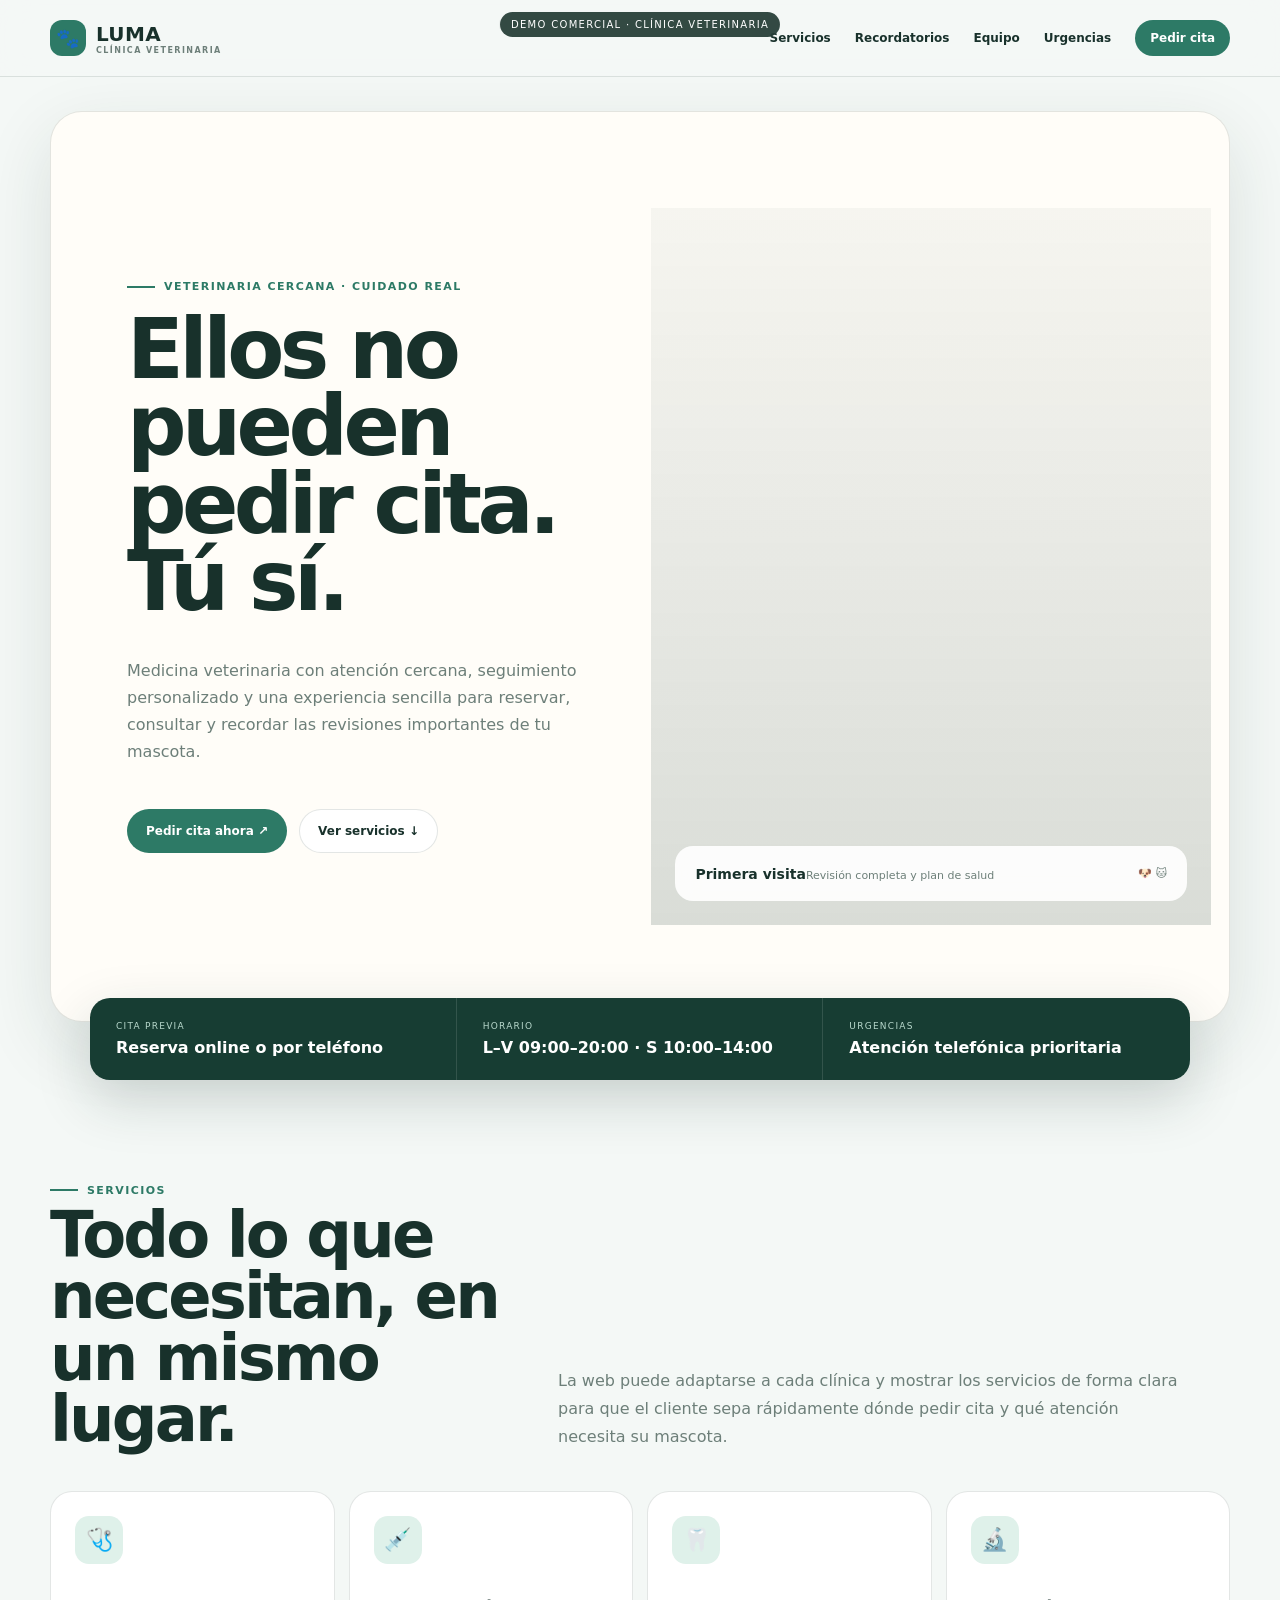
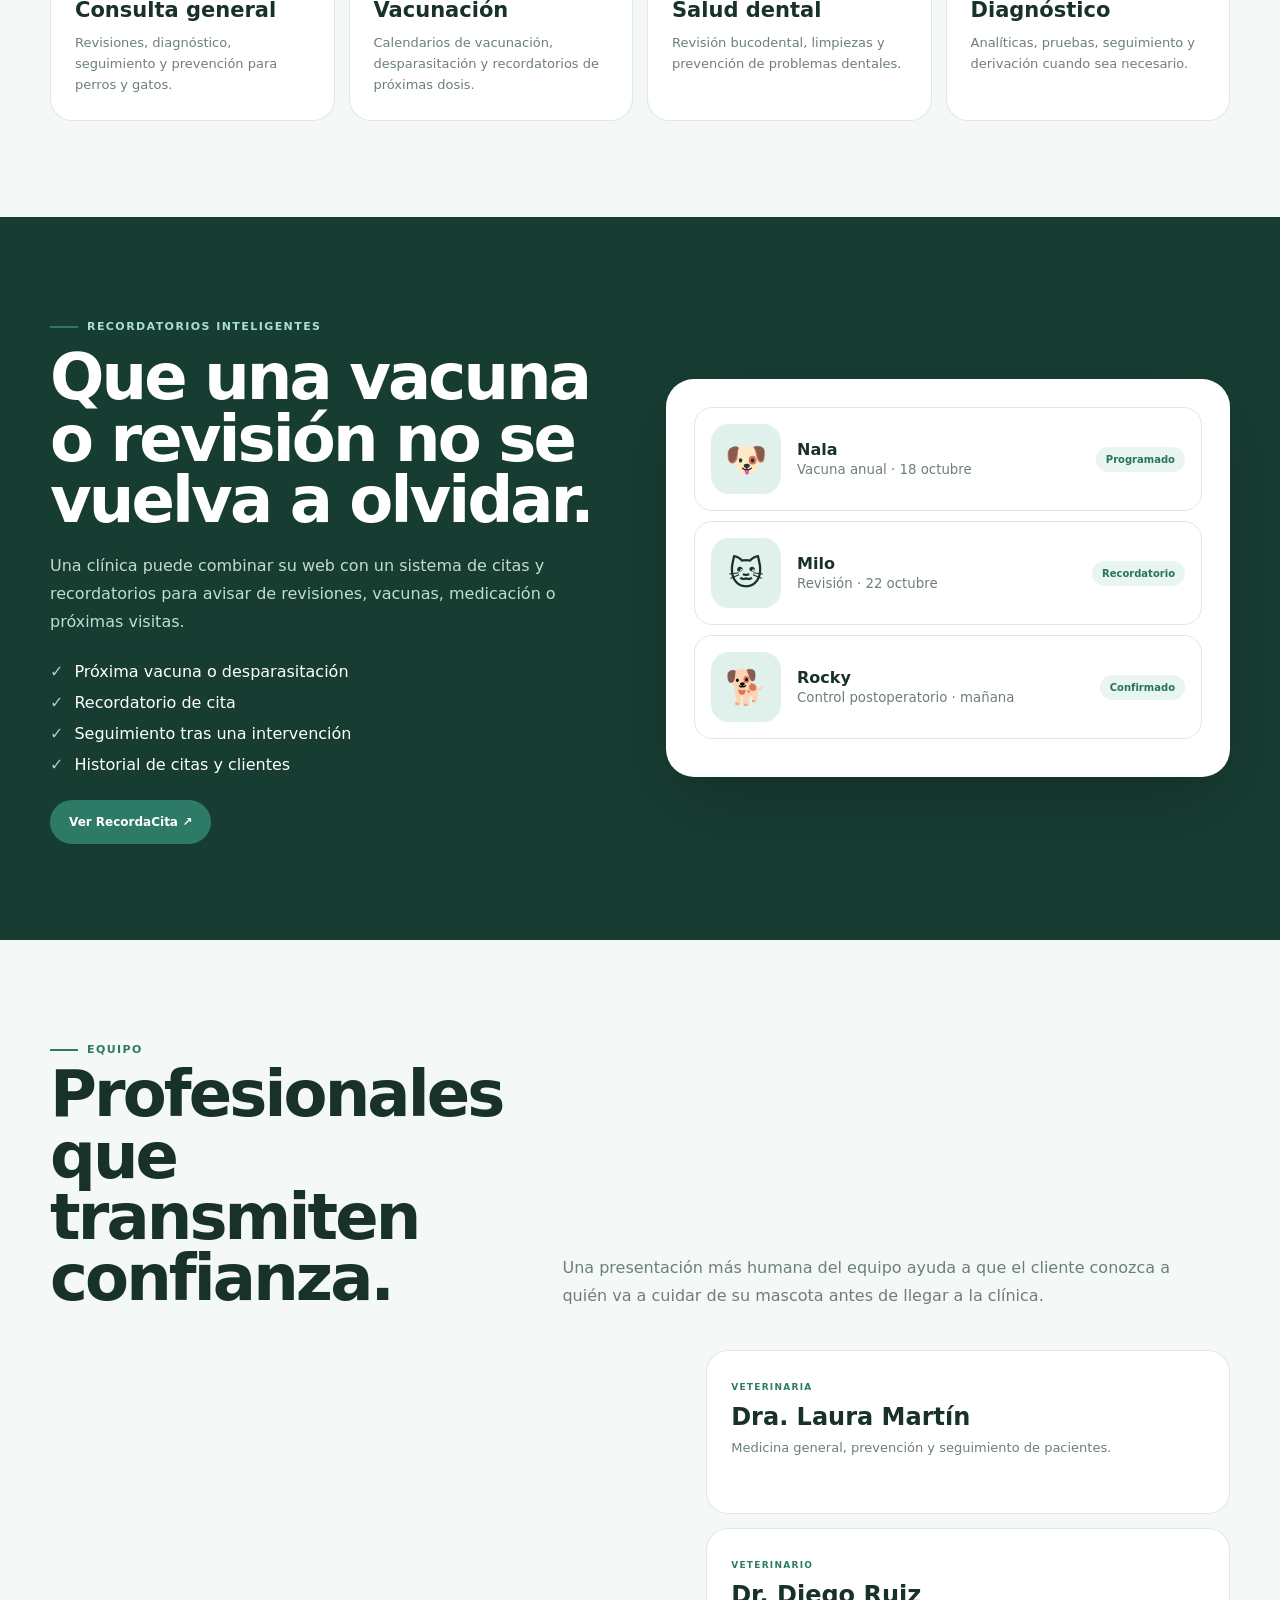
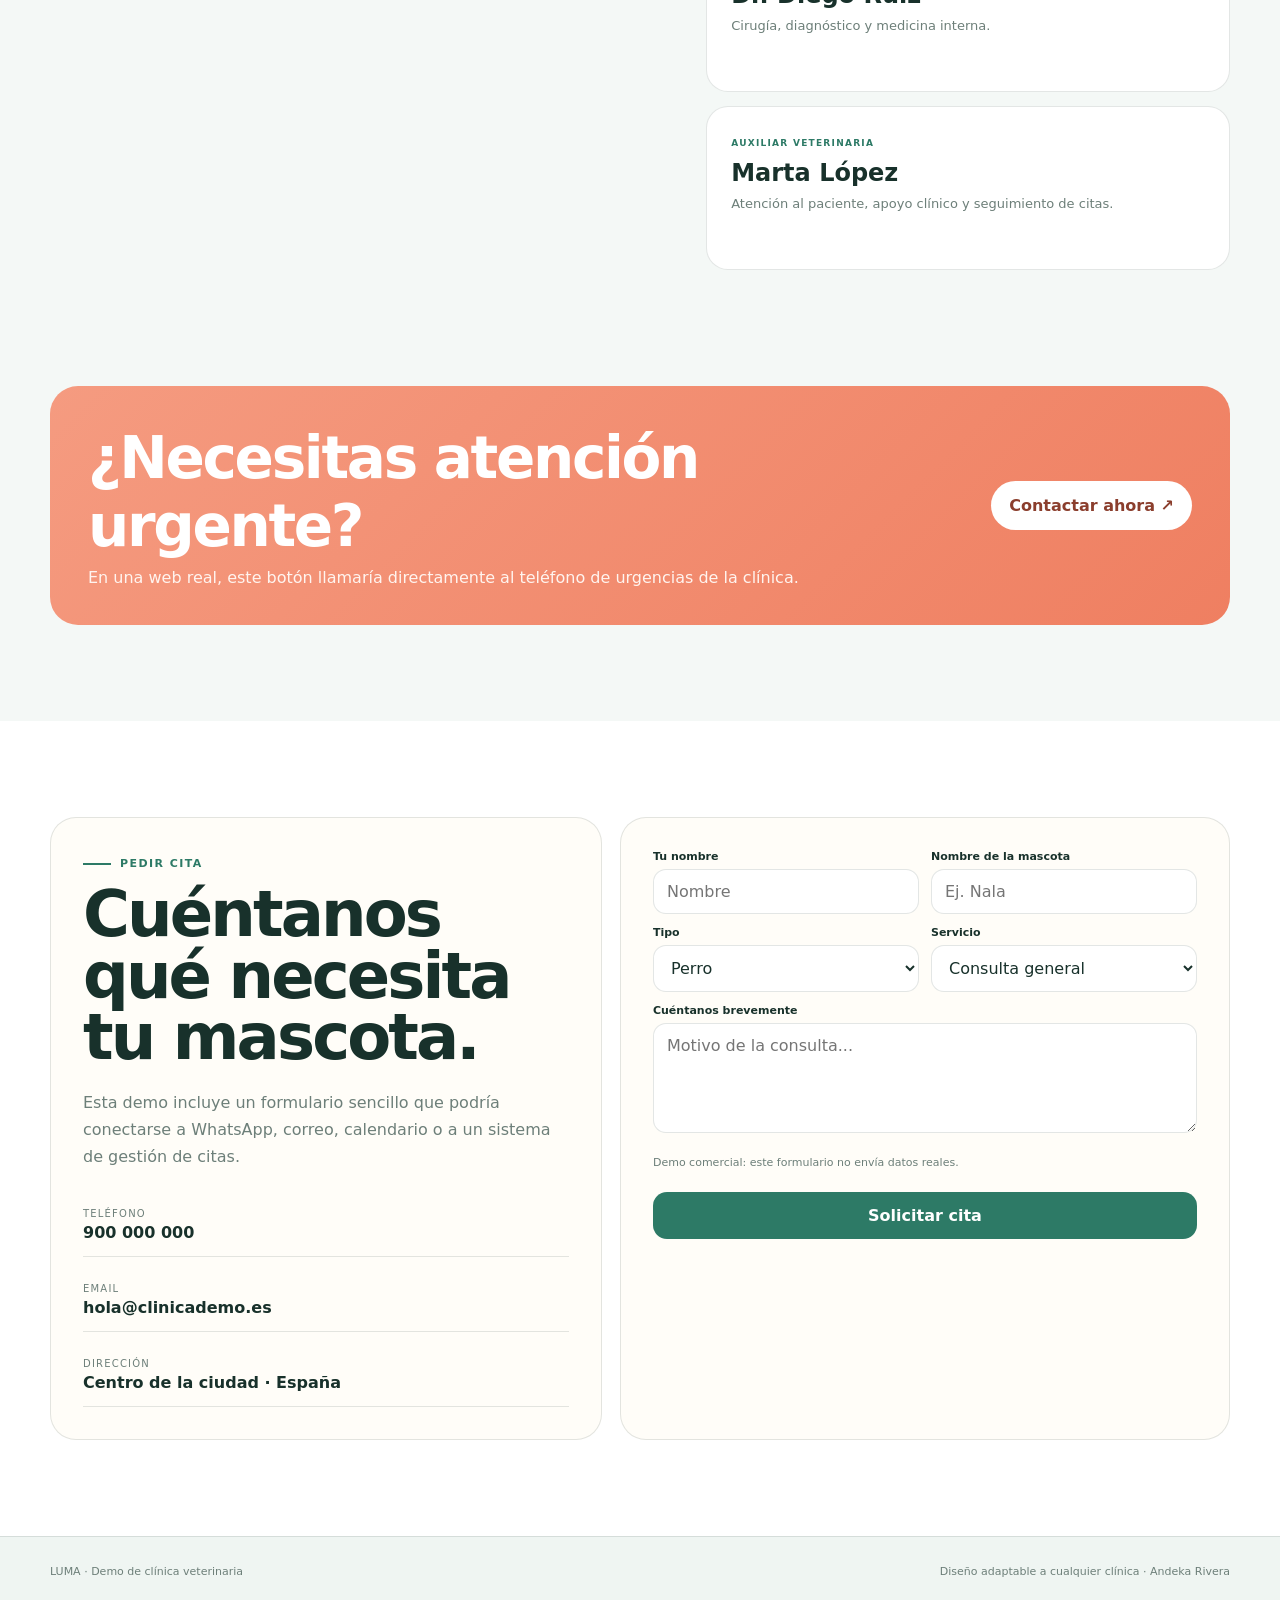
<file: veterinaria-demo/index.html>
<!DOCTYPE html>
<html lang="es">
<head>
<meta charset="UTF-8">
<meta name="viewport" content="width=device-width, initial-scale=1.0">
<meta name="description" content="Demo de clínica veterinaria moderna con servicios, cita previa, urgencias, equipo y recordatorios.">
<title>LUMA · Clínica Veterinaria</title>
<style>
:root{
  --bg:#f4f8f6;
  --ink:#18312b;
  --muted:#6d7f79;
  --green:#2d7a66;
  --green2:#3f9b80;
  --mint:#dff1ea;
  --cream:#fffdf8;
  --coral:#f59b80;
  --line:rgba(24,49,43,.12);
  --shadow:0 24px 70px rgba(24,49,43,.12);
}
*{box-sizing:border-box}
html{scroll-behavior:smooth}
body{margin:0;font-family:Inter,system-ui,-apple-system,BlinkMacSystemFont,"Segoe UI",sans-serif;background:var(--bg);color:var(--ink)}
a{text-decoration:none;color:inherit}
button,input,select,textarea{font:inherit}
img{width:100%;height:100%;object-fit:cover;display:block}
.demo-badge{position:fixed;top:12px;left:50%;transform:translateX(-50%);z-index:100;padding:7px 11px;border-radius:999px;background:rgba(24,49,43,.88);color:#fff;font-size:10px;letter-spacing:.13em;text-transform:uppercase;backdrop-filter:blur(10px)}
.header{position:sticky;top:0;z-index:50;background:rgba(244,248,246,.88);backdrop-filter:blur(16px);border-bottom:1px solid var(--line)}
.nav{width:min(1180px,calc(100% - 36px));height:76px;margin:auto;display:flex;align-items:center;justify-content:space-between;gap:28px}
.brand{display:flex;align-items:center;gap:10px;font-weight:900;letter-spacing:.02em}
.brand-mark{width:36px;height:36px;border-radius:12px;background:var(--green);color:#fff;display:grid;place-items:center;font-size:19px}
.brand-text{font-size:20px}
.brand-text small{display:block;font-size:8px;letter-spacing:.18em;color:var(--muted);font-weight:800}
.nav-links{display:flex;gap:24px;align-items:center;font-size:12px;font-weight:700}
.nav-links a:hover{color:var(--green)}
.nav-cta{padding:11px 15px;border-radius:999px;background:var(--green);color:#fff}
.mobile-actions{display:none;align-items:center;gap:8px}
.mobile-reserve{padding:9px 12px;border-radius:999px;background:var(--green);color:#fff;font-size:11px;font-weight:800}
.mobile-toggle{border:1px solid var(--line);background:#fff;color:var(--ink);width:38px;height:38px;border-radius:12px;font-size:19px}
.mobile-menu{display:none;position:absolute;top:76px;left:18px;right:18px;padding:12px;background:#fff;border:1px solid var(--line);border-radius:18px;box-shadow:var(--shadow)}
.mobile-menu.open{display:grid}
.mobile-menu a{padding:13px 12px;border-bottom:1px solid var(--line);font-size:13px;font-weight:800}
.mobile-menu a:last-child{border-bottom:0}

.hero{width:min(1180px,calc(100% - 36px));margin:34px auto 0;display:grid;grid-template-columns:1.02fr .98fr;min-height:620px;background:var(--cream);border:1px solid var(--line);border-radius:32px;overflow:hidden;box-shadow:var(--shadow)}
.hero-copy{padding:72px 58px;display:flex;flex-direction:column;justify-content:center}
.kicker{display:inline-flex;align-items:center;gap:9px;width:max-content;color:var(--green);font-size:11px;font-weight:900;letter-spacing:.13em;text-transform:uppercase}
.kicker:before{content:"";width:28px;height:2px;background:var(--green)}
h1{margin:18px 0 20px;font-size:clamp(54px,6.5vw,88px);line-height:.93;letter-spacing:-.055em}
.hero-copy p{max-width:600px;color:var(--muted);font-size:16px;line-height:1.7}
.hero-actions{display:flex;gap:12px;flex-wrap:wrap;margin-top:28px}
.btn{display:inline-flex;align-items:center;justify-content:center;gap:8px;padding:14px 18px;border-radius:999px;font-size:12px;font-weight:900;border:1px solid transparent}
.btn-primary{background:var(--green);color:#fff}
.btn-secondary{background:#fff;border-color:var(--line)}
.hero-visual{position:relative;min-height:620px;background:
 linear-gradient(180deg,rgba(19,52,42,.04),rgba(19,52,42,.16)),
 url("https://images.unsplash.com/photo-1552053831-71594a27632d?auto=format&fit=crop&w=1400&q=85") center/cover no-repeat}
.hero-chip{position:absolute;left:24px;right:24px;bottom:24px;background:rgba(255,255,255,.9);backdrop-filter:blur(10px);border-radius:18px;padding:18px 20px;display:flex;justify-content:space-between;gap:18px;align-items:center}
.hero-chip strong{font-size:14px}
.hero-chip span{font-size:11px;color:var(--muted)}

.quick{width:min(1100px,calc(100% - 54px));margin:-24px auto 0;position:relative;z-index:3;display:grid;grid-template-columns:repeat(3,1fr);background:#173d33;color:#fff;border-radius:20px;overflow:hidden;box-shadow:0 20px 55px rgba(24,49,43,.18)}
.quick div{padding:23px 26px;border-right:1px solid rgba(255,255,255,.12)}
.quick div:last-child{border-right:0}
.quick small{display:block;font-size:9px;text-transform:uppercase;letter-spacing:.14em;color:#b8d8cc}
.quick strong{display:block;margin-top:7px;font-size:16px}

section{padding:96px 18px}
.wrap{width:min(1180px,100%);margin:auto}
.section-head{display:grid;grid-template-columns:.8fr 1.2fr;gap:60px;align-items:end;margin-bottom:40px}
.section-head h2{margin:8px 0 0;font-size:clamp(42px,5vw,68px);line-height:.96;letter-spacing:-.045em}
.section-head p{margin:0;color:var(--muted);line-height:1.75;max-width:620px}

.services-grid{display:grid;grid-template-columns:repeat(4,1fr);gap:14px}
.service{background:#fff;border:1px solid var(--line);border-radius:22px;padding:24px;min-height:230px;display:flex;flex-direction:column;transition:.2s ease}
.service:hover{transform:translateY(-4px);box-shadow:var(--shadow)}
.service-icon{width:48px;height:48px;border-radius:14px;background:var(--mint);display:grid;place-items:center;font-size:22px}
.service h3{margin:34px 0 10px;font-size:21px}
.service p{margin:0;color:var(--muted);font-size:13px;line-height:1.65}

.reminders{background:#173d33;color:#fff}
.reminders .wrap{display:grid;grid-template-columns:1fr 1fr;gap:52px;align-items:center}
.reminders-card{background:#fff;color:var(--ink);border-radius:28px;padding:28px;box-shadow:0 28px 80px rgba(0,0,0,.2)}
.pet-card{display:grid;grid-template-columns:70px 1fr auto;gap:16px;align-items:center;padding:16px;border:1px solid var(--line);border-radius:18px;margin-bottom:10px}
.pet-avatar{width:70px;height:70px;border-radius:18px;background:var(--mint);display:grid;place-items:center;font-size:34px}
.pet-card b{display:block}
.pet-card small{color:var(--muted)}
.status{padding:7px 10px;border-radius:999px;background:#e8f6ef;color:#28735d;font-size:10px;font-weight:900}
.reminders h2{font-size:clamp(44px,5vw,70px);line-height:.96;letter-spacing:-.045em;margin:14px 0 20px}
.reminders p{color:#c2dbd2;line-height:1.75}
.reminders-list{display:grid;gap:12px;margin:26px 0}
.reminders-list div{display:flex;gap:11px;align-items:flex-start}
.reminders-list b{color:#9ed7c5}

.team-grid{display:grid;grid-template-columns:1.1fr .9fr;gap:16px}
.team-photo{min-height:520px;border-radius:28px;overflow:hidden;background:url("https://images.unsplash.com/photo-1628009368231-7bb7cfcb0def?auto=format&fit=crop&w=1400&q=85") center/cover no-repeat}
.team-info{display:grid;gap:14px}
.team-card{background:#fff;border:1px solid var(--line);border-radius:22px;padding:24px}
.team-card span{font-size:9px;text-transform:uppercase;letter-spacing:.14em;color:var(--green);font-weight:900}
.team-card h3{margin:9px 0 7px;font-size:24px}
.team-card p{margin:0;color:var(--muted);line-height:1.6;font-size:13px}

.urgencies{padding-top:20px}
.urgent-box{width:min(1180px,calc(100% - 36px));margin:auto;background:linear-gradient(135deg,#f59b80,#ef7f61);color:#fff;border-radius:28px;padding:38px;display:flex;justify-content:space-between;gap:40px;align-items:center}
.urgent-box h2{margin:0;font-size:clamp(36px,5vw,58px);letter-spacing:-.04em}
.urgent-box p{margin:8px 0 0;color:#fff4ef}
.urgent-number{flex:0 0 auto;padding:15px 18px;border-radius:999px;background:#fff;color:#8b3e2d;font-weight:900}

.appointment{background:#fff}
.appointment-grid{display:grid;grid-template-columns:.95fr 1.05fr;gap:18px}
.contact-card,.form-card{border:1px solid var(--line);border-radius:26px;padding:32px;background:var(--cream)}
.contact-card h2{font-size:clamp(42px,5vw,64px);line-height:.96;letter-spacing:-.045em;margin:14px 0 20px}
.contact-card p{color:var(--muted);line-height:1.7}
.contact-list{display:grid;gap:12px;margin-top:24px}
.contact-list div{padding:14px 0;border-bottom:1px solid var(--line)}
.contact-list small{display:block;color:var(--muted);font-size:10px;text-transform:uppercase;letter-spacing:.12em}
.contact-list b{display:block;margin-top:4px}
.form{display:grid;grid-template-columns:1fr 1fr;gap:12px}
.field{display:grid;gap:6px}
.field.full{grid-column:1/-1}
.field label{font-size:11px;font-weight:900}
.field input,.field select,.field textarea{width:100%;border:1px solid var(--line);background:#fff;border-radius:13px;padding:12px 13px;outline:none;color:var(--ink)}
.field textarea{min-height:110px;resize:vertical}
.form-note{grid-column:1/-1;color:var(--muted);font-size:11px}
.submit{grid-column:1/-1;border:0;background:var(--green);color:#fff;border-radius:14px;padding:14px;font-weight:900;cursor:pointer}

footer{padding:28px 18px;border-top:1px solid var(--line);background:#eff5f2}
.footer-in{width:min(1180px,100%);margin:auto;display:flex;justify-content:space-between;gap:20px;font-size:11px;color:var(--muted)}

.toast{position:fixed;left:50%;bottom:24px;transform:translate(-50%,18px);opacity:0;pointer-events:none;background:#173d33;color:#fff;padding:12px 16px;border-radius:12px;font-size:12px;font-weight:800;transition:.2s;z-index:100}
.toast.show{opacity:1;transform:translate(-50%,0)}

@media(max-width:900px){
 .nav-links{display:none}
 .mobile-actions{display:flex}
 .hero{grid-template-columns:1fr;min-height:auto}
 .hero-copy{padding:58px 34px}
 .hero-visual{min-height:420px}
 .quick{grid-template-columns:1fr;margin-top:16px}
 .quick div{border-right:0;border-bottom:1px solid rgba(255,255,255,.12)}
 .quick div:last-child{border-bottom:0}
 .section-head,.reminders .wrap,.team-grid,.appointment-grid{grid-template-columns:1fr}
 .services-grid{grid-template-columns:1fr 1fr}
 .team-photo{min-height:420px}
 .urgent-box{flex-direction:column;align-items:flex-start}
}
@media(max-width:620px){
 .demo-badge{font-size:8px}
 .nav{height:70px}
 .brand-text{font-size:17px}
 .brand-text small{display:none}
 .hero{margin-top:20px;border-radius:24px}
 .hero-copy{padding:48px 24px}
 h1{font-size:54px}
 .hero-actions .btn{width:100%}
 .hero-visual{min-height:350px}
 section{padding:72px 18px}
 .services-grid{grid-template-columns:1fr}
 .service{min-height:190px}
 .section-head{gap:18px}
 .team-photo{min-height:330px}
 .form{grid-template-columns:1fr}
 .field.full,.form-note,.submit{grid-column:auto}
 .footer-in{flex-direction:column}
}
</style>
</head>
<body>
<div class="demo-badge">Demo comercial · Clínica veterinaria</div>

<header class="header">
  <nav class="nav">
    <a class="brand" href="#inicio">
      <span class="brand-mark">🐾</span>
      <span class="brand-text">LUMA<small>CLÍNICA VETERINARIA</small></span>
    </a>
    <div class="nav-links">
      <a href="#servicios">Servicios</a>
      <a href="#recordatorios">Recordatorios</a>
      <a href="#equipo">Equipo</a>
      <a href="#urgencias">Urgencias</a>
      <a class="nav-cta" href="#cita">Pedir cita</a>
    </div>
    <div class="mobile-actions">
      <a class="mobile-reserve" href="#cita">Pedir cita</a>
      <button class="mobile-toggle" id="mobileMenuBtn" aria-label="Abrir menú">☰</button>
    </div>
    <div class="mobile-menu" id="mobileMenu">
      <a href="#servicios">Servicios</a>
      <a href="#recordatorios">Recordatorios</a>
      <a href="#equipo">Equipo</a>
      <a href="#urgencias">Urgencias</a>
      <a href="#cita">Pedir cita</a>
    </div>
  </nav>
</header>

<main>
<section class="hero" id="inicio">
  <div class="hero-copy">
    <span class="kicker">Veterinaria cercana · cuidado real</span>
    <h1>Ellos no pueden pedir cita. Tú sí.</h1>
    <p>
      Medicina veterinaria con atención cercana, seguimiento personalizado y una experiencia sencilla
      para reservar, consultar y recordar las revisiones importantes de tu mascota.
    </p>
    <div class="hero-actions">
      <a class="btn btn-primary" href="#cita">Pedir cita ahora ↗</a>
      <a class="btn btn-secondary" href="#servicios">Ver servicios ↓</a>
    </div>
  </div>
  <div class="hero-visual">
    <div class="hero-chip">
      <div><strong>Primera visita</strong><span>Revisión completa y plan de salud</span></div>
      <span>🐶 🐱</span>
    </div>
  </div>
</section>

<div class="quick">
  <div><small>Cita previa</small><strong>Reserva online o por teléfono</strong></div>
  <div><small>Horario</small><strong>L–V 09:00–20:00 · S 10:00–14:00</strong></div>
  <div><small>Urgencias</small><strong>Atención telefónica prioritaria</strong></div>
</div>

<section id="servicios">
  <div class="wrap">
    <div class="section-head">
      <div>
        <span class="kicker">Servicios</span>
        <h2>Todo lo que necesitan, en un mismo lugar.</h2>
      </div>
      <p>
        La web puede adaptarse a cada clínica y mostrar los servicios de forma clara para que el cliente
        sepa rápidamente dónde pedir cita y qué atención necesita su mascota.
      </p>
    </div>
    <div class="services-grid">
      <article class="service"><span class="service-icon">🩺</span><h3>Consulta general</h3><p>Revisiones, diagnóstico, seguimiento y prevención para perros y gatos.</p></article>
      <article class="service"><span class="service-icon">💉</span><h3>Vacunación</h3><p>Calendarios de vacunación, desparasitación y recordatorios de próximas dosis.</p></article>
      <article class="service"><span class="service-icon">🦷</span><h3>Salud dental</h3><p>Revisión bucodental, limpiezas y prevención de problemas dentales.</p></article>
      <article class="service"><span class="service-icon">🔬</span><h3>Diagnóstico</h3><p>Analíticas, pruebas, seguimiento y derivación cuando sea necesario.</p></article>
    </div>
  </div>
</section>

<section class="reminders" id="recordatorios">
  <div class="wrap">
    <div>
      <span class="kicker" style="color:#a9dfcf">Recordatorios inteligentes</span>
      <h2>Que una vacuna o revisión no se vuelva a olvidar.</h2>
      <p>
        Una clínica puede combinar su web con un sistema de citas y recordatorios para avisar de revisiones,
        vacunas, medicación o próximas visitas.
      </p>
      <div class="reminders-list">
        <div><b>✓</b><span>Próxima vacuna o desparasitación</span></div>
        <div><b>✓</b><span>Recordatorio de cita</span></div>
        <div><b>✓</b><span>Seguimiento tras una intervención</span></div>
        <div><b>✓</b><span>Historial de citas y clientes</span></div>
      </div>
      <a class="btn btn-primary" href="https://andekarivera20-cpu.github.io/Recordar-cita/" target="_blank" rel="noopener">Ver RecordaCita ↗</a>
    </div>
    <div class="reminders-card">
      <div class="pet-card"><span class="pet-avatar">🐶</span><div><b>Nala</b><small>Vacuna anual · 18 octubre</small></div><span class="status">Programado</span></div>
      <div class="pet-card"><span class="pet-avatar">🐱</span><div><b>Milo</b><small>Revisión · 22 octubre</small></div><span class="status">Recordatorio</span></div>
      <div class="pet-card"><span class="pet-avatar">🐕</span><div><b>Rocky</b><small>Control postoperatorio · mañana</small></div><span class="status">Confirmado</span></div>
    </div>
  </div>
</section>

<section id="equipo">
  <div class="wrap">
    <div class="section-head">
      <div><span class="kicker">Equipo</span><h2>Profesionales que transmiten confianza.</h2></div>
      <p>Una presentación más humana del equipo ayuda a que el cliente conozca a quién va a cuidar de su mascota antes de llegar a la clínica.</p>
    </div>
    <div class="team-grid">
      <div class="team-photo"></div>
      <div class="team-info">
        <article class="team-card"><span>Veterinaria</span><h3>Dra. Laura Martín</h3><p>Medicina general, prevención y seguimiento de pacientes.</p></article>
        <article class="team-card"><span>Veterinario</span><h3>Dr. Diego Ruiz</h3><p>Cirugía, diagnóstico y medicina interna.</p></article>
        <article class="team-card"><span>Auxiliar veterinaria</span><h3>Marta López</h3><p>Atención al paciente, apoyo clínico y seguimiento de citas.</p></article>
      </div>
    </div>
  </div>
</section>

<section class="urgencies" id="urgencias">
  <div class="urgent-box">
    <div>
      <h2>¿Necesitas atención urgente?</h2>
      <p>En una web real, este botón llamaría directamente al teléfono de urgencias de la clínica.</p>
    </div>
    <a class="urgent-number" href="#cita">Contactar ahora ↗</a>
  </div>
</section>

<section class="appointment" id="cita">
  <div class="wrap appointment-grid">
    <div class="contact-card">
      <span class="kicker">Pedir cita</span>
      <h2>Cuéntanos qué necesita tu mascota.</h2>
      <p>
        Esta demo incluye un formulario sencillo que podría conectarse a WhatsApp, correo,
        calendario o a un sistema de gestión de citas.
      </p>
      <div class="contact-list">
        <div><small>Teléfono</small><b>900 000 000</b></div>
        <div><small>Email</small><b>hola@clinicademo.es</b></div>
        <div><small>Dirección</small><b>Centro de la ciudad · España</b></div>
      </div>
    </div>

    <div class="form-card">
      <form class="form" id="demoForm">
        <div class="field"><label>Tu nombre</label><input required placeholder="Nombre"></div>
        <div class="field"><label>Nombre de la mascota</label><input required placeholder="Ej. Nala"></div>
        <div class="field"><label>Tipo</label><select><option>Perro</option><option>Gato</option><option>Otro</option></select></div>
        <div class="field"><label>Servicio</label><select><option>Consulta general</option><option>Vacunación</option><option>Revisión</option><option>Urgencia</option></select></div>
        <div class="field full"><label>Cuéntanos brevemente</label><textarea placeholder="Motivo de la consulta..."></textarea></div>
        <p class="form-note">Demo comercial: este formulario no envía datos reales.</p>
        <button class="submit" type="submit">Solicitar cita</button>
      </form>
    </div>
  </div>
</section>
</main>

<footer>
  <div class="footer-in">
    <span>LUMA · Demo de clínica veterinaria</span>
    <span>Diseño adaptable a cualquier clínica · Andeka Rivera</span>
  </div>
</footer>

<div class="toast" id="toast">Demo: la solicitud no se ha enviado.</div>

<script>
const btn=document.getElementById('mobileMenuBtn');
const menu=document.getElementById('mobileMenu');
btn?.addEventListener('click',()=>{
  const open=menu.classList.toggle('open');
  btn.textContent=open?'×':'☰';
});
menu?.querySelectorAll('a').forEach(a=>a.addEventListener('click',()=>{menu.classList.remove('open');btn.textContent='☰'}));

document.getElementById('demoForm')?.addEventListener('submit',e=>{
  e.preventDefault();
  const toast=document.getElementById('toast');
  toast.classList.add('show');
  setTimeout(()=>toast.classList.remove('show'),2200);
});
</script>
</body>
</html>
</file>
<file: style.css>
/* ==========================================================
   BRASA — ESTILOS GENERALES
========================================================== */

:root {
    --fondo: #100e0c;
    --fondo-secundario: #181410;
    --fondo-terciario: #211b16;

    --claro: #f4efe7;
    --blanco: #fffaf2;

    --texto: #e8e0d6;
    --texto-suave: #a89f95;

    --dorado: #d99a42;
    --dorado-claro: #efb45e;

    --borde: rgba(255, 255, 255, 0.11);
    --borde-oscuro: rgba(20, 17, 14, 0.14);

    --ancho: 1200px;

    --transicion: 0.3s ease;
}


* {
    margin: 0;
    padding: 0;
    box-sizing: border-box;
}


html {
    scroll-behavior: smooth;
    scroll-padding-top: 85px;
}


body {
    margin: 0;

    font-family: Arial, Helvetica, sans-serif;

    background-color: var(--fondo);
    color: var(--texto);

    overflow-x: hidden;
}


body.menu-abierto-body {
    overflow: hidden;
}


a {
    color: inherit;
    text-decoration: none;
}


button,
input,
select,
textarea {
    font: inherit;
}


button {
    border: none;
}


img {
    max-width: 100%;
}


::selection {
    background: var(--dorado);
    color: var(--fondo);
}


/* ==========================================================
   ELEMENTOS GENERALES
========================================================== */

.etiqueta {
    display: inline-block;

    color: var(--dorado);

    font-size: 12px;
    font-weight: 700;

    letter-spacing: 3px;
    text-transform: uppercase;
}


.boton {
    display: inline-flex;
    align-items: center;
    justify-content: center;

    min-height: 52px;

    padding: 0 28px;

    background: var(--dorado);
    color: #15110d;

    border: 1px solid var(--dorado);
    border-radius: 2px;

    font-size: 13px;
    font-weight: 800;

    letter-spacing: 1px;
    text-transform: uppercase;

    cursor: pointer;

    transition:
        background var(--transicion),
        color var(--transicion),
        border-color var(--transicion),
        transform var(--transicion);
}


.boton:hover {
    background: var(--dorado-claro);
    border-color: var(--dorado-claro);

    transform: translateY(-3px);
}


.boton-secundario {
    display: inline-flex;
    align-items: center;
    justify-content: center;

    min-height: 52px;

    padding: 0 28px;

    color: var(--blanco);

    border: 1px solid rgba(255, 255, 255, 0.55);
    border-radius: 2px;

    font-size: 13px;
    font-weight: 700;

    letter-spacing: 1px;
    text-transform: uppercase;

    transition:
        background var(--transicion),
        color var(--transicion),
        transform var(--transicion);
}


.boton-secundario:hover {
    background: var(--blanco);
    color: var(--fondo);

    transform: translateY(-3px);
}


/* ==========================================================
   HEADER
========================================================== */

.header {
    position: fixed;

    top: 0;
    left: 0;

    width: 100%;
    height: 84px;

    padding: 0 6%;

    display: flex;
    align-items: center;
    justify-content: space-between;

    z-index: 1000;

    background: rgba(16, 14, 12, 0.35);

    border-bottom: 1px solid rgba(255, 255, 255, 0.08);

    backdrop-filter: blur(12px);
    -webkit-backdrop-filter: blur(12px);

    transition:
        height var(--transicion),
        background var(--transicion),
        box-shadow var(--transicion);
}


.header.scrolled {
    height: 70px;

    background: rgba(16, 14, 12, 0.96);

    box-shadow: 0 10px 35px rgba(0, 0, 0, 0.25);
}


.logo {
    position: relative;

    color: var(--blanco);

    font-size: 24px;
    font-weight: 900;

    letter-spacing: 6px;

    z-index: 1002;
}


.logo span {
    color: var(--dorado);
}


.nav {
    display: flex;
    align-items: center;

    gap: 30px;
}


.nav-link {
    position: relative;

    padding: 31px 0;

    color: rgba(255, 255, 255, 0.75);

    font-size: 12px;
    font-weight: 700;

    letter-spacing: 1.2px;
    text-transform: uppercase;

    transition: color var(--transicion);
}


.nav-link::after {
    content: "";

    position: absolute;

    left: 0;
    bottom: 22px;

    width: 0;
    height: 1px;

    background: var(--dorado);

    transition: width var(--transicion);
}


.nav-link:hover,
.nav-link.activo {
    color: var(--blanco);
}


.nav-link:hover::after,
.nav-link.activo::after {
    width: 100%;
}


.boton-header {
    padding: 12px 20px;

    border: 1px solid var(--dorado);

    color: var(--dorado);

    font-size: 11px;
    font-weight: 800;

    letter-spacing: 1.4px;
    text-transform: uppercase;

    transition:
        background var(--transicion),
        color var(--transicion);
}


.boton-header:hover {
    background: var(--dorado);
    color: var(--fondo);
}


/* ==========================================================
   MENÚ HAMBURGUESA
========================================================== */

.menu-hamburguesa {
    display: none;

    width: 38px;
    height: 38px;

    padding: 7px;

    background: transparent;

    cursor: pointer;

    position: relative;

    z-index: 1002;
}


.menu-hamburguesa span {
    display: block;

    width: 100%;
    height: 1px;

    margin: 6px 0;

    background: var(--blanco);

    transition:
        transform var(--transicion),
        opacity var(--transicion);
}


.menu-hamburguesa.activo span:nth-child(1) {
    transform: translateY(7px) rotate(45deg);
}


.menu-hamburguesa.activo span:nth-child(2) {
    opacity: 0;
}


.menu-hamburguesa.activo span:nth-child(3) {
    transform: translateY(-7px) rotate(-45deg);
}


/* ==========================================================
   PORTADA
========================================================== */

.inicio {
    position: relative;

    min-height: 100vh;

    padding: 150px 8% 90px;

    display: flex;
    align-items: center;

    background-image: url("brasa.jpg");
    background-size: cover;
    background-position: center;

    overflow: hidden;
}


.overlay-inicio {
    position: absolute;

    inset: 0;

    background:
        linear-gradient(
            90deg,
            rgba(10, 8, 7, 0.96) 0%,
            rgba(10, 8, 7, 0.86) 35%,
            rgba(10, 8, 7, 0.48) 65%,
            rgba(10, 8, 7, 0.25) 100%
        ),
        linear-gradient(
            0deg,
            rgba(10, 8, 7, 0.65) 0%,
            transparent 45%
        );
}


.contenido-inicio {
    position: relative;

    z-index: 2;

    width: 100%;
    max-width: 850px;
}


.contenido-inicio h1 {
    margin: 22px 0 28px;

    color: var(--blanco);

    font-size: clamp(58px, 7.8vw, 118px);
    font-weight: 500;

    line-height: 0.91;
    letter-spacing: -5px;
}


.contenido-inicio h1 span {
    color: var(--dorado);
}


.texto-inicio {
    max-width: 610px;

    color: rgba(255, 255, 255, 0.68);

    font-size: 18px;

    line-height: 1.75;
}


.botones-inicio {
    display: flex;
    flex-wrap: wrap;

    gap: 14px;

    margin-top: 38px;
}


.info-inicio {
    display: flex;
    gap: 55px;

    margin-top: 65px;
}


.info-inicio > div {
    display: flex;
    align-items: center;

    gap: 13px;
}


.icono-info {
    color: var(--dorado);

    font-size: 22px;
}


.info-inicio small {
    display: block;

    margin-bottom: 5px;

    color: rgba(255, 255, 255, 0.4);

    font-size: 9px;
    font-weight: 700;

    letter-spacing: 2px;
}


.info-inicio strong {
    color: rgba(255, 255, 255, 0.82);

    font-size: 12px;

    letter-spacing: 0.6px;
}


.scroll-indicador {
    position: absolute;

    right: 6%;
    bottom: 45px;

    z-index: 2;

    display: flex;
    align-items: center;

    gap: 15px;

    transform: rotate(90deg);
    transform-origin: right bottom;
}


.scroll-indicador span {
    color: rgba(255, 255, 255, 0.45);

    font-size: 9px;

    letter-spacing: 3px;
}


.linea-scroll {
    position: relative;

    width: 70px;
    height: 1px;

    background: rgba(255, 255, 255, 0.25);

    overflow: hidden;
}


.linea-scroll::after {
    content: "";

    position: absolute;

    top: 0;
    left: -100%;

    width: 100%;
    height: 100%;

    background: var(--dorado);

    animation: scrollLinea 2s infinite;
}


@keyframes scrollLinea {

    0% {
        left: -100%;
    }

    50% {
        left: 0;
    }

    100% {
        left: 100%;
    }

}


/* ==========================================================
   INTRODUCCIÓN
========================================================== */

.introduccion {
    max-width: var(--ancho);

    margin: auto;

    padding: 120px 30px;

    display: grid;

    grid-template-columns: 90px 1.2fr 0.8fr;

    gap: 45px;

    align-items: start;
}


.introduccion-numero span,
.numero-seccion {
    color: rgba(255, 255, 255, 0.2);

    font-size: 12px;

    letter-spacing: 2px;
}


.introduccion-texto h2 {
    margin-top: 18px;

    color: var(--blanco);

    font-size: clamp(42px, 5vw, 72px);
    font-weight: 500;

    line-height: 1.02;

    letter-spacing: -2px;
}


.introduccion-descripcion {
    padding-top: 34px;
}


.introduccion-descripcion p {
    margin-bottom: 20px;

    color: var(--texto-suave);

    font-size: 16px;

    line-height: 1.8;
}


/* ==========================================================
   CARTA
========================================================== */

.carta {
    padding: 120px 8%;

    background: var(--claro);
    color: #1a1714;
}


.cabecera-seccion {
    max-width: 800px;

    margin: 0 auto 50px;

    text-align: center;
}


.cabecera-seccion h2 {
    margin: 12px 0 15px;

    font-size: clamp(48px, 6vw, 80px);
    font-weight: 500;

    line-height: 1;
    letter-spacing: -3px;
}


.cabecera-seccion > p {
    color: #746d65;

    font-size: 17px;

    line-height: 1.7;
}


.categorias-carta {
    display: flex;
    justify-content: center;
    flex-wrap: wrap;

    gap: 8px;

    max-width: 850px;

    margin: 0 auto 45px;

    padding-bottom: 25px;

    border-bottom: 1px solid rgba(0, 0, 0, 0.12);
}


.categoria {
    padding: 12px 20px;

    background: transparent;

    border: 1px solid transparent;

    color: #716960;

    font-size: 12px;
    font-weight: 800;

    letter-spacing: 1.2px;
    text-transform: uppercase;

    cursor: pointer;

    transition: all var(--transicion);
}


.categoria:hover {
    color: #1b1713;
}


.categoria.activa {
    background: #1a1714;
    color: var(--dorado-claro);

    border-color: #1a1714;
}


.lista-platos {
    max-width: 950px;

    margin: auto;
}


.plato {
    display: grid;

    grid-template-columns: 55px 1fr;

    gap: 25px;

    padding: 28px 5px;

    border-bottom: 1px solid rgba(20, 17, 14, 0.13);

    transition:
        transform var(--transicion),
        padding var(--transicion);
}


.plato:hover {
    transform: translateX(7px);
}


.numero-plato {
    padding-top: 5px;

    color: #aaa198;

    font-size: 11px;
    font-weight: 700;

    letter-spacing: 1px;
}


.info-plato {
    width: 100%;
}


.titulo-plato {
    display: flex;
    justify-content: space-between;

    gap: 25px;

    align-items: baseline;
}


.plato h3 {
    margin: 0 0 8px;

    color: #1b1713;

    font-size: 20px;
    font-weight: 600;
}


.plato p {
    margin: 0;

    color: #777067;

    font-size: 14px;

    line-height: 1.6;
}


.precio {
    color: #a7681e;

    font-size: 18px;
    font-weight: 800;

    white-space: nowrap;
}


.nota-carta {
    margin: 35px auto 0;

    color: #918980;

    font-size: 11px;

    text-align: center;

    letter-spacing: 0.5px;
}


/* ==========================================================
   EXPERIENCIA
========================================================== */

.experiencia {
    position: relative;

    min-height: 760px;

    display: flex;
    align-items: center;

    padding: 120px 8%;

    overflow: hidden;

    background: #0c0a09;
}


.experiencia-fondo {
    position: absolute;

    inset: 0;

    background:
        linear-gradient(
            90deg,
            rgba(8, 7, 6, 0.98) 0%,
            rgba(8, 7, 6, 0.9) 42%,
            rgba(8, 7, 6, 0.38) 100%
        ),
        url("brasa.jpg");

    background-size: cover;
    background-position: center 65%;

    transform: scale(1.03);
}


.experiencia-contenido {
    position: relative;

    z-index: 2;

    max-width: 720px;
}


.experiencia-contenido .numero-seccion {
    display: block;

    margin-bottom: 50px;
}


.experiencia-contenido h2 {
    margin: 20px 0 30px;

    color: var(--blanco);

    font-size: clamp(48px, 6vw, 82px);
    font-weight: 500;

    line-height: 0.98;

    letter-spacing: -3px;
}


.experiencia-contenido h2 span {
    color: var(--dorado);
}


.experiencia-contenido p {
    max-width: 550px;

    color: rgba(255, 255, 255, 0.62);

    font-size: 16px;

    line-height: 1.8;
}


.enlace-flecha {
    display: inline-flex;
    align-items: center;

    gap: 18px;

    margin-top: 30px;

    padding-bottom: 8px;

    color: var(--blanco);

    border-bottom: 1px solid var(--dorado);

    font-size: 12px;
    font-weight: 800;

    letter-spacing: 1.3px;
    text-transform: uppercase;

    transition:
        color var(--transicion),
        gap var(--transicion);
}


.enlace-flecha:hover {
    color: var(--dorado);
    gap: 25px;
}


/* ==========================================================
   NOSOTROS
========================================================== */

.nosotros {
    padding: 130px 8%;

    background: var(--fondo-secundario);
}


.nosotros-contenedor {
    max-width: var(--ancho);

    margin: auto;

    display: grid;

    grid-template-columns: 1.15fr 0.85fr;

    gap: 100px;

    align-items: center;
}


.nosotros-principal h2 {
    margin: 18px 0 32px;

    color: var(--blanco);

    font-size: clamp(45px, 5vw, 70px);
    font-weight: 500;

    line-height: 1.03;

    letter-spacing: -2px;
}


.nosotros-principal p {
    max-width: 620px;

    color: var(--texto-suave);

    font-size: 16px;

    line-height: 1.8;
}


.nosotros-principal .texto-destacado {
    margin-bottom: 20px;

    color: #ddd3c8;

    font-size: 20px;

    line-height: 1.65;
}


.datos-restaurante {
    display: grid;

    grid-template-columns: 1fr;

    margin: 0;
    padding: 0;

    border: none;
}


.dato {
    position: relative;

    padding: 30px 0;

    border-bottom: 1px solid var(--borde);
}


.dato:first-child {
    border-top: 1px solid var(--borde);
}


.dato strong {
    display: inline;

    color: var(--dorado);

    font-size: 56px;
    font-weight: 500;

    line-height: 1;
}


.dato > span {
    display: inline;

    color: var(--dorado);

    font-size: 26px;
}


.dato p {
    margin: 10px 0 0;

    color: var(--texto-suave);

    font-size: 12px;

    letter-spacing: 1.2px;
    text-transform: uppercase;
}


/* ==========================================================
   FRASE
========================================================== */

.frase {
    padding: 100px 8%;

    background: var(--dorado);

    text-align: center;
}


.frase p {
    max-width: 1050px;

    margin: auto;

    color: #17120e;

    font-size: clamp(34px, 5vw, 64px);
    font-weight: 500;

    line-height: 1.15;

    letter-spacing: -2px;
}


.frase p span {
    opacity: 0.6;
}


/* ==========================================================
   RESERVAS
========================================================== */

.reservas {
    padding: 130px 8%;

    background: #0e0c0a;
}


.reservas-contenedor {
    max-width: var(--ancho);

    margin: auto;

    display: grid;

    grid-template-columns: 0.9fr 1.1fr;

    gap: 100px;

    align-items: start;
}


.reservas-info {
    position: sticky;

    top: 120px;
}


.reservas-info h2 {
    margin: 18px 0 28px;

    color: var(--blanco);

    font-size: clamp(50px, 6vw, 78px);
    font-weight: 500;

    line-height: 0.98;

    letter-spacing: -3px;
}


.reservas-info > p {
    max-width: 480px;

    color: var(--texto-suave);

    font-size: 16px;

    line-height: 1.8;
}


.detalle-reserva {
    margin-top: 50px;
}


.detalle-reserva > div {
    display: grid;

    grid-template-columns: 40px 1fr;

    gap: 15px;

    padding: 20px 0;

    border-bottom: 1px solid var(--borde);
}


.detalle-reserva > div > span {
    color: var(--dorado);

    font-size: 10px;

    letter-spacing: 1px;
}


.detalle-reserva p {
    margin: 0;

    color: var(--texto-suave);

    font-size: 13px;

    line-height: 1.6;
}


.detalle-reserva strong {
    display: block;

    margin-bottom: 5px;

    color: var(--blanco);

    font-size: 12px;

    letter-spacing: 1px;
    text-transform: uppercase;
}


/* ==========================================================
   CAJA FORMULARIO
========================================================== */

.caja-reserva {
    padding: 45px;

    background: var(--fondo-secundario);

    border: 1px solid var(--borde);

    box-shadow: 0 30px 80px rgba(0, 0, 0, 0.25);
}


#form-reserva {
    display: flex;
    flex-direction: column;

    gap: 22px;
}


.fila-formulario {
    display: grid;

    grid-template-columns: 1fr 1fr;

    gap: 18px;
}


.grupo-formulario {
    display: flex;
    flex-direction: column;

    gap: 9px;
}


.grupo-formulario label {
    color: #c8beb3;

    font-size: 10px;
    font-weight: 800;

    letter-spacing: 1.5px;
    text-transform: uppercase;
}


.grupo-formulario label span {
    color: #736c65;

    font-weight: 400;
}


#form-reserva input,
#form-reserva select,
#form-reserva textarea {
    width: 100%;

    padding: 15px 16px;

    background: #0d0b09;

    border: 1px solid #332c26;
    border-radius: 0;

    outline: none;

    color: var(--blanco);

    font-size: 14px;

    transition:
        border-color var(--transicion),
        background var(--transicion);
}


#form-reserva textarea {
    resize: vertical;

    min-height: 105px;
}


#form-reserva input::placeholder,
#form-reserva textarea::placeholder {
    color: #645e58;
}


#form-reserva input:focus,
#form-reserva select:focus,
#form-reserva textarea:focus {
    border-color: var(--dorado);

    background: #12100d;
}


#form-reserva select {
    cursor: pointer;
}


.boton-reserva {
    width: 100%;

    min-height: 56px;

    margin-top: 5px;
    padding: 0 20px;

    display: flex;
    align-items: center;
    justify-content: space-between;

    background: var(--dorado);
    color: #15110d;

    border: 1px solid var(--dorado);

    font-size: 12px;
    font-weight: 900;

    letter-spacing: 1.5px;
    text-transform: uppercase;

    cursor: pointer;

    transition:
        background var(--transicion),
        transform var(--transicion);
}


.boton-reserva:hover {
    background: var(--dorado-claro);

    transform: translateY(-2px);
}


.boton-reserva span:last-child {
    font-size: 20px;
}


.aviso-formulario {
    margin: -4px 0 0;

    color: #69625b;

    font-size: 10px;

    line-height: 1.5;

    text-align: center;
}


.mensaje-reserva {
    min-height: 0;

    color: var(--dorado-claro);

    font-size: 13px;

    text-align: center;
}


/* ==========================================================
   CONTACTO
========================================================== */

.contacto {
    padding: 130px 8%;

    background: var(--claro);
    color: #1a1714;
}


.contacto .cabecera-seccion {
    max-width: var(--ancho);

    margin: 0 auto 70px;

    text-align: left;
}


.contacto .cabecera-seccion h2 {
    max-width: 850px;
}


.contacto-grid {
    max-width: var(--ancho);

    margin: auto;

    display: grid;

    grid-template-columns: repeat(3, 1fr);

    border-top: 1px solid rgba(0, 0, 0, 0.14);
    border-bottom: 1px solid rgba(0, 0, 0, 0.14);
}


.contacto-bloque {
    min-height: 260px;

    padding: 35px;

    border-right: 1px solid rgba(0, 0, 0, 0.14);
}


.contacto-bloque:last-child {
    border-right: none;
}


.numero-contacto {
    display: block;

    margin-bottom: 45px;

    color: #9e958b;

    font-size: 10px;

    letter-spacing: 1px;
}


.contacto-bloque h3 {
    margin-bottom: 18px;

    font-size: 18px;
}


.contacto-bloque p {
    margin-bottom: 20px;

    color: #625b54;

    font-size: 15px;

    line-height: 1.8;
}


.contacto-bloque small {
    color: #958d84;

    font-size: 11px;
}


.enlace-contacto {
    display: inline-block;

    color: #9b621f;

    font-size: 11px;
    font-weight: 800;

    letter-spacing: 1px;
    text-transform: uppercase;
}


/* ==========================================================
   FOOTER
========================================================== */

footer {
    padding: 65px 8% 25px;

    background: #090807;
}


.footer-superior {
    max-width: var(--ancho);

    margin: auto;

    padding-bottom: 55px;

    display: flex;
    align-items: center;
    justify-content: space-between;

    gap: 30px;

    border-bottom: 1px solid var(--borde);
}


.logo-footer {
    font-size: 30px;
}


.footer-superior > p {
    color: #706963;

    font-size: 11px;

    letter-spacing: 2px;
    text-transform: uppercase;
}


.redes {
    display: flex;

    gap: 25px;
}


.redes a {
    color: #a59d95;

    font-size: 11px;
    font-weight: 700;

    letter-spacing: 1px;
    text-transform: uppercase;

    transition: color var(--transicion);
}


.redes a:hover {
    color: var(--dorado);
}


.footer-inferior {
    max-width: var(--ancho);

    margin: auto;

    padding-top: 25px;

    display: flex;
    justify-content: space-between;

    gap: 20px;
}


.footer-inferior p,
.footer-inferior a {
    color: #5f5953;

    font-size: 10px;

    letter-spacing: 0.5px;
}


.footer-inferior a {
    transition: color var(--transicion);
}


.footer-inferior a:hover {
    color: var(--dorado);
}


/* ==========================================================
   BOTÓN FLOTANTE DE RESERVA
========================================================== */

.reserva-flotante {
    position: fixed;

    right: 25px;
    bottom: 25px;

    z-index: 900;

    display: flex;
    align-items: center;

    gap: 18px;

    padding: 15px 19px;

    background: var(--dorado);
    color: #15110d;

    box-shadow: 0 15px 40px rgba(0, 0, 0, 0.3);

    font-size: 10px;
    font-weight: 900;

    letter-spacing: 1.2px;
    text-transform: uppercase;

    transition:
        transform var(--transicion),
        background var(--transicion);
}


.reserva-flotante:hover {
    background: var(--dorado-claro);

    transform: translateY(-4px);
}


.reserva-flotante span:last-child {
    font-size: 17px;
}


/* ==========================================================
   MODAL RESERVA
========================================================== */

.modal {
    position: fixed;

    inset: 0;

    z-index: 2000;

    display: flex;
    align-items: center;
    justify-content: center;

    padding: 20px;

    visibility: hidden;
    opacity: 0;

    transition:
        opacity var(--transicion),
        visibility var(--transicion);
}


.modal.activo {
    visibility: visible;
    opacity: 1;
}


.modal-overlay {
    position: absolute;

    inset: 0;

    background: rgba(0, 0, 0, 0.78);

    backdrop-filter: blur(7px);
    -webkit-backdrop-filter: blur(7px);
}


.modal-contenido {
    position: relative;

    z-index: 2;

    width: min(560px, 100%);

    padding: 55px;

    background: #17130f;

    border: 1px solid var(--borde);

    box-shadow: 0 40px 100px rgba(0, 0, 0, 0.5);

    text-align: center;

    transform: translateY(25px) scale(0.97);

    transition: transform var(--transicion);
}


.modal.activo .modal-contenido {
    transform: translateY(0) scale(1);
}


.cerrar-modal {
    position: absolute;

    top: 15px;
    right: 18px;

    background: transparent;
    color: #817970;

    font-size: 30px;

    cursor: pointer;

    transition: color var(--transicion);
}


.cerrar-modal:hover {
    color: var(--blanco);
}


.icono-confirmacion {
    width: 60px;
    height: 60px;

    margin: 0 auto 25px;

    display: flex;
    align-items: center;
    justify-content: center;

    border: 1px solid var(--dorado);
    border-radius: 50%;

    color: var(--dorado);

    font-size: 25px;
}


.modal-contenido h2 {
    margin: 14px 0;

    color: var(--blanco);

    font-size: 35px;
    font-weight: 500;
}


.modal-contenido > p {
    color: var(--texto-suave);

    font-size: 14px;

    line-height: 1.6;
}


.resumen-reserva {
    margin: 30px 0;

    display: grid;

    grid-template-columns: repeat(3, 1fr);

    border-top: 1px solid var(--borde);
    border-bottom: 1px solid var(--borde);
}


.resumen-reserva > div {
    padding: 20px 10px;

    border-right: 1px solid var(--borde);
}


.resumen-reserva > div:last-child {
    border-right: none;
}


.resumen-reserva small {
    display: block;

    margin-bottom: 7px;

    color: #716a63;

    font-size: 8px;

    letter-spacing: 1.5px;
}


.resumen-reserva strong {
    color: var(--blanco);

    font-size: 13px;
}


.modal-contenido .nota-modal {
    margin-bottom: 25px;

    color: #706963;

    font-size: 10px;
}


/* ==========================================================
   ANIMACIONES AL HACER SCROLL
========================================================== */

.revelar {
    opacity: 0;

    transform: translateY(35px);

    transition:
        opacity 0.8s ease,
        transform 0.8s ease;
}


.revelar.visible {
    opacity: 1;

    transform: translateY(0);
}


/* ==========================================================
   TABLET
========================================================== */

@media (max-width: 1050px) {

    .nav {
        gap: 18px;
    }


    .nav-link {
        font-size: 10px;
    }


    .boton-header {
        display: none;
    }


    .introduccion {
        grid-template-columns: 50px 1fr;

        gap: 30px;
    }


    .introduccion-descripcion {
        grid-column: 2;
    }


    .nosotros-contenedor,
    .reservas-contenedor {
        gap: 55px;
    }

}


/* ==========================================================
   MÓVIL
========================================================== */

@media (max-width: 800px) {

    html {
        scroll-padding-top: 70px;
    }


    /* HEADER */

    .header {
        height: 70px;

        padding: 0 6%;
    }


    .logo {
        font-size: 20px;

        letter-spacing: 5px;
    }


    .menu-hamburguesa {
        display: block;
    }


    .nav {
        position: fixed;

        top: 0;
        right: -100%;

        width: 100%;
        height: 100vh;

        padding: 120px 8% 50px;

        display: flex;
        flex-direction: column;
        align-items: flex-start;

        gap: 0;

        background: rgba(12, 10, 8, 0.98);

        transition: right 0.45s ease;

        z-index: 1001;
    }


    .nav.activo {
        right: 0;
    }


    .nav-link {
        width: 100%;

        padding: 18px 0;

        border-bottom: 1px solid var(--borde);

        color: var(--blanco);

        font-size: 20px;
        font-weight: 500;

        letter-spacing: 0;
        text-transform: none;
    }


    .nav-link::after {
        display: none;
    }


    /* PORTADA */

    .inicio {
        min-height: 100svh;

        padding: 125px 7% 70px;

        background-position: 60% center;
    }


    .overlay-inicio {
        background:
            linear-gradient(
                90deg,
                rgba(10, 8, 7, 0.96),
                rgba(10, 8, 7, 0.58)
            ),
            linear-gradient(
                0deg,
                rgba(10, 8, 7, 0.85),
                transparent
            );
    }


    .contenido-inicio h1 {
        font-size: clamp(55px, 16vw, 85px);

        letter-spacing: -3px;
    }


    .texto-inicio {
        max-width: 500px;

        font-size: 16px;
    }


    .info-inicio {
        gap: 30px;

        margin-top: 50px;
    }


    .scroll-indicador {
        display: none;
    }


    /* INTRO */

    .introduccion {
        padding: 85px 7%;

        display: block;
    }


    .introduccion-numero {
        margin-bottom: 30px;
    }


    .introduccion-descripcion {
        padding-top: 15px;
    }


    /* CARTA */

    .carta {
        padding: 90px 7%;
    }


    .cabecera-seccion {
        margin-bottom: 40px;
    }


    .plato {
        grid-template-columns: 35px 1fr;

        gap: 12px;
    }


    /* EXPERIENCIA */

    .experiencia {
        min-height: 650px;

        padding: 90px 7%;
    }


    /* NOSOTROS */

    .nosotros {
        padding: 90px 7%;
    }


    .nosotros-contenedor {
        display: block;
    }


    .datos-restaurante {
        margin-top: 55px;
    }


    /* RESERVAS */

    .reservas {
        padding: 90px 7%;
    }


    .reservas-contenedor {
        display: block;
    }


    .reservas-info {
        position: static;

        margin-bottom: 55px;
    }


    .caja-reserva {
        padding: 30px;
    }


    /* CONTACTO */

    .contacto {
        padding: 90px 7%;
    }


    .contacto-grid {
        grid-template-columns: 1fr;
    }


    .contacto-bloque {
        min-height: auto;

        border-right: none;
        border-bottom: 1px solid rgba(0, 0, 0, 0.14);
    }


    .contacto-bloque:last-child {
        border-bottom: none;
    }


    .numero-contacto {
        margin-bottom: 25px;
    }


    /* FOOTER */

    .footer-superior {
        flex-direction: column;
        align-items: flex-start;
    }

}


/* ==========================================================
   MÓVILES PEQUEÑOS
========================================================== */

@media (max-width: 520px) {

    .contenido-inicio h1 {
        font-size: 54px;

        line-height: 0.95;
    }


    .botones-inicio {
        flex-direction: column;
    }


    .boton,
    .boton-secundario {
        width: 100%;
    }


    .info-inicio {
        flex-direction: column;

        gap: 20px;
    }


    .cabecera-seccion h2 {
        font-size: 48px;
    }


    .categorias-carta {
        justify-content: flex-start;
    }


    .categoria {
        flex: 1 1 calc(50% - 8px);

        text-align: center;
    }


    .titulo-plato {
        align-items: flex-start;
    }


    .plato h3 {
        font-size: 17px;
    }


    .precio {
        font-size: 16px;
    }


    .fila-formulario {
        grid-template-columns: 1fr;
    }


    .caja-reserva {
        padding: 25px 20px;
    }


    .resumen-reserva {
        grid-template-columns: 1fr;
    }


    .resumen-reserva > div {
        border-right: none;
        border-bottom: 1px solid var(--borde);
    }


    .resumen-reserva > div:last-child {
        border-bottom: none;
    }


    .modal-contenido {
        padding: 45px 22px 30px;
    }


    .reserva-flotante {
        right: 15px;
        bottom: 15px;
    }


    .footer-inferior {
        flex-direction: column;
    }

}


/* ==========================================================
   USUARIOS QUE PREFIEREN MENOS ANIMACIONES
========================================================== */

@media (prefers-reduced-motion: reduce) {

    html {
        scroll-behavior: auto;
    }


    *,
    *::before,
    *::after {
        animation-duration: 0.01ms !important;
        animation-iteration-count: 1 !important;
        transition-duration: 0.01ms !important;
    }


    .revelar {
        opacity: 1;
        transform: none;
    }

}
</file>
